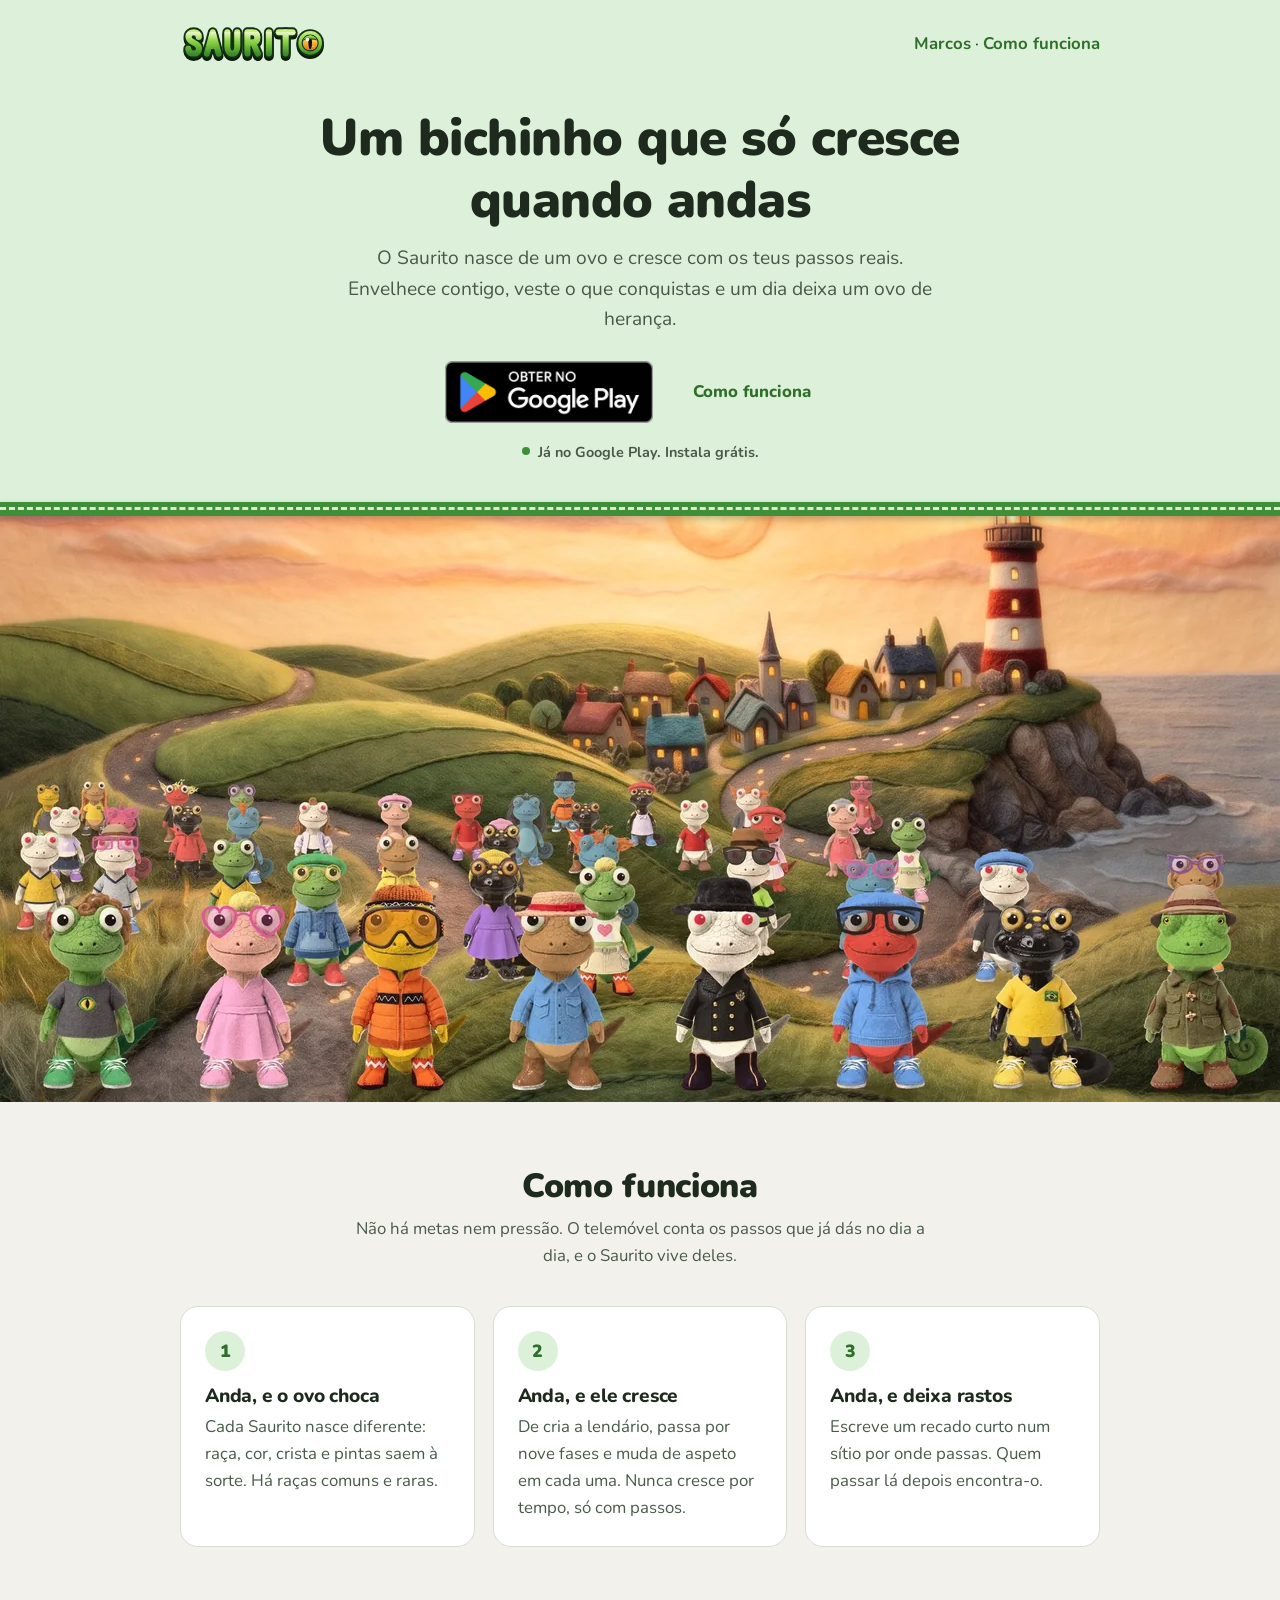
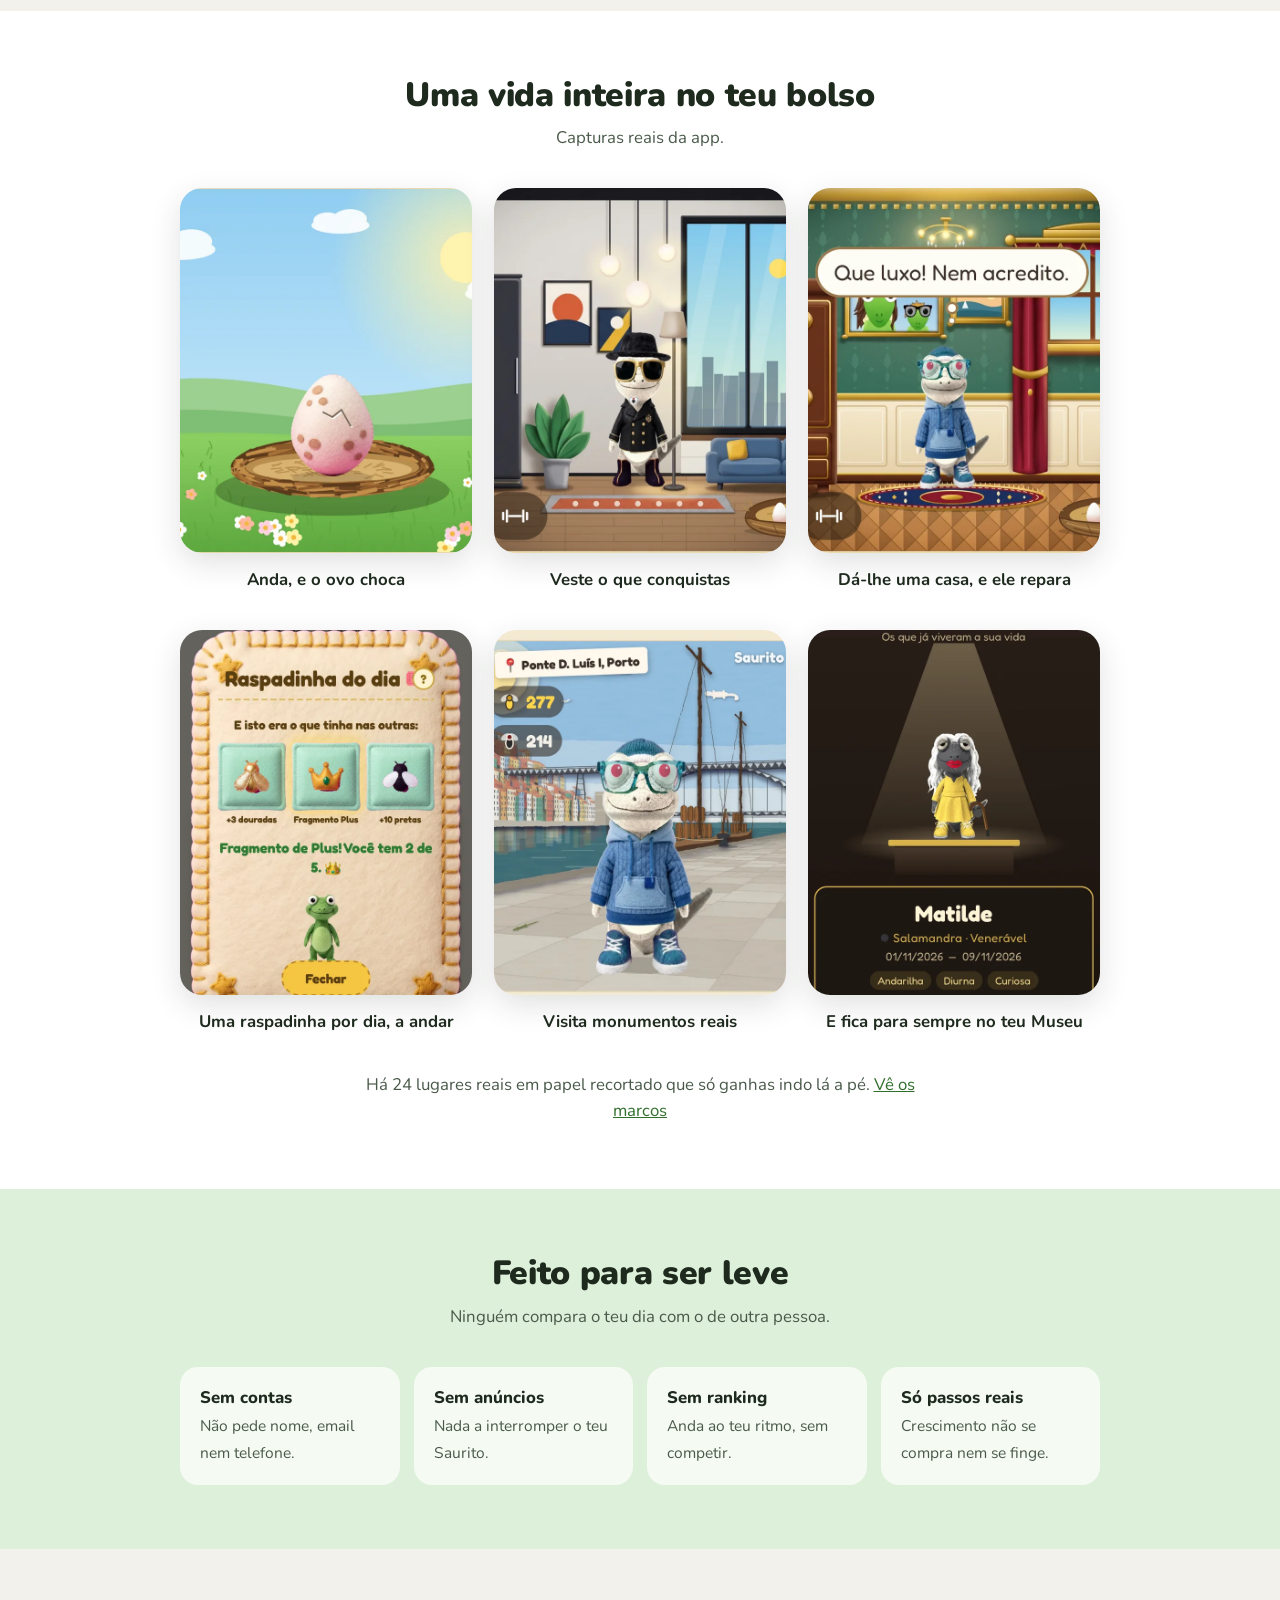
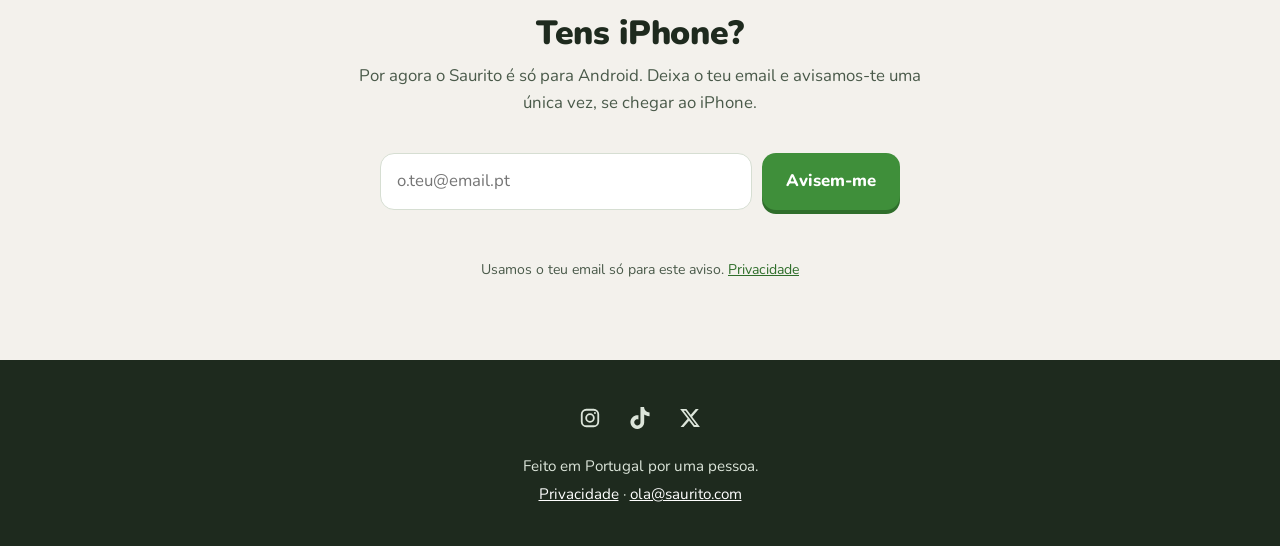
<file: index.html>
<!doctype html>
<html lang="pt-PT">
<head>
<meta charset="utf-8" />
<meta name="viewport" content="width=device-width, initial-scale=1" />
<link rel="canonical" href="https://saurito.com/" />
<link rel="icon" href="/favicon.png" type="image/png" sizes="48x48" />
<link rel="apple-touch-icon" href="/apple-touch-icon.png" />
<title>Saurito: um bichinho que cresce com os teus passos</title>
<meta name="description" content="O Saurito nasce de um ovo e só cresce quando andas. Passos reais, sem contas, sem anúncios e sem ranking. Grátis no Google Play." />
<meta property="og:title" content="Saurito" />
<meta property="og:description" content="Um bichinho que nasce de um ovo e só cresce quando andas." />
<meta property="og:type" content="website" />
<meta property="og:url" content="https://saurito.com/" />
<meta property="og:image" content="https://saurito.com/og.jpg" />
<meta property="og:image:width" content="1200" />
<meta property="og:image:height" content="630" />
<meta property="og:image:alt" content="Sauritos de peluche das oito raças num prado de feltro, com o texto: Um bichinho que só cresce quando andas." />
<meta name="twitter:card" content="summary_large_image" />
<meta name="twitter:image" content="https://saurito.com/og.jpg" />
<script type="application/ld+json">
{
  "@context": "https://schema.org",
  "@type": "Organization",
  "name": "Saurito",
  "url": "https://saurito.com/",
  "logo": "https://saurito.com/icon-512.png",
  "sameAs": [
    "https://www.instagram.com/saurito.app",
    "https://www.tiktok.com/@saurito.app",
    "https://x.com/sauritoapp"
  ]
}
</script>
<link rel="preload" href="/fontes/nunito-latin.woff2" as="font" type="font/woff2" crossorigin />
<link rel="stylesheet" href="/estilo.css" />
<style>
  /* Topo: promessa + botão, com a multidão logo a seguir */
  .topo { background: var(--parede); text-align: center; padding: 8px 0 0; }
  .topo h1 { font-size: clamp(2rem, 5.5vw, 3.2rem); font-weight: 900; margin: 28px auto 12px; max-width: 14em; }
  .topo .sub { font-size: 1.2rem; color: var(--suave); margin: 0 auto 26px; max-width: 32em; }
  .acoes { display: flex; flex-wrap: wrap; gap: 10px 16px; justify-content: center; align-items: center; }
  .estado { display: inline-block; margin: 18px 0 0; font-size: .9rem; font-weight: 700; color: var(--suave); }
  .estado::before { content: ""; display: inline-block; width: 8px; height: 8px; border-radius: 50%; background: var(--destaque); margin-right: 8px; vertical-align: 2px; }
  /* Multidao de peluche: imagem a toda a largura; no telemovel ha um recorte proprio (4 + 4 racas, maiores) */
  .multidao { position: relative; margin: 36px 0 0; background: #E9B98A; }
  .multidao img { display: block; width: 100%; height: auto; }
  /* costura de feltro a separar o topo da imagem */
  .multidao::before {
    content: ""; position: absolute; left: 0; right: 0; top: 0; height: 14px; z-index: 1;
    background: var(--destaque);
    box-shadow: 0 3px 6px rgba(30,42,30,.25);
  }
  .multidao::after {
    content: ""; position: absolute; left: 0; right: 0; top: 5px; z-index: 2;
    border-top: 3px dashed rgba(255,248,230,.85);
  }

  /* Secções */
  section.bloco { padding: 64px 0; }
  .bloco h2 { font-size: clamp(1.6rem, 3.5vw, 2.1rem); font-weight: 900; text-align: center; margin: 0 0 10px; }
  .bloco .intro { text-align: center; color: var(--suave); max-width: 34em; margin: 0 auto 36px; }

  /* Como funciona: três passos, o andar é sempre o verbo */
  .passos { list-style: none; padding: 0; margin: 0; display: grid; gap: 18px; grid-template-columns: repeat(auto-fit, minmax(240px, 1fr)); counter-reset: p; }
  .passos li { background: var(--branco); border: 1px solid var(--borda); border-radius: var(--raio); padding: 24px; counter-increment: p; }
  .passos li::before {
    content: counter(p); display: flex; align-items: center; justify-content: center;
    width: 40px; height: 40px; border-radius: 50%; margin-bottom: 14px;
    background: var(--parede); color: var(--destaque-escuro); font-weight: 900; font-size: 1.1rem;
  }
  .passos h3 { font-size: 1.2rem; font-weight: 800; margin: 0 0 6px; }
  .passos p { margin: 0; color: var(--suave); }


  /* Capturas reais da app */
  .jogo { background: var(--branco); }
    .capturas { list-style: none; padding: 0; margin: 0; display: grid; gap: 22px; grid-template-columns: repeat(3, 1fr); row-gap: 36px; }
  .capturas figure { margin: 0; text-align: center; }
  .capturas img { display: block; width: 100%; height: auto; border-radius: 22px; box-shadow: 0 10px 30px rgba(30,42,30,.14); }
  .capturas figcaption { margin-top: 14px; font-weight: 700; }
  @media (max-width: 720px) {
    /* No telemóvel passam a uma fila que se desliza para o lado */
    .capturas { grid-template-columns: none; grid-auto-flow: column; grid-auto-columns: 72%; overflow-x: auto; scroll-snap-type: x mandatory; padding: 0 20px 12px; margin: 0 -20px; }
    .capturas li { scroll-snap-align: center; }
  }

  /* Promessas: o que o Saurito nunca faz */
  .promessas { background: var(--parede); }
  .lista-promessas { list-style: none; padding: 0; margin: 0; display: grid; gap: 14px; grid-template-columns: repeat(auto-fit, minmax(200px, 1fr)); }
  .lista-promessas li { background: rgba(255,255,255,.7); border-radius: var(--raio); padding: 18px 20px; }
  .lista-promessas b { display: block; font-weight: 800; margin-bottom: 2px; }
  .lista-promessas span { color: var(--suave); font-size: .97rem; }

  /* Aviso por email, para quem não tem Android ou prefere esperar */
  .aviso { text-align: center; }
  .aviso form { display: flex; gap: 10px; flex-wrap: wrap; justify-content: center; max-width: 520px; margin: 0 auto; }
  .aviso input[type=email] {
    flex: 1 1 240px; min-width: 0; padding: 14px 16px; font: inherit;
    border: 1px solid var(--borda); border-radius: 14px; background: var(--branco); color: var(--texto);
  }
  .hp { position: absolute; left: -9999px; }
  #msg { min-height: 1.6em; margin: 14px 0 0; font-weight: 700; }
  #msg.erro { color: #B3261E; }
  .peq { font-size: .88rem; color: var(--suave); margin-top: 8px; }
  .selo-play { display: inline-block; line-height: 0; transition: transform .15s; }
  .selo-play:hover { transform: translateY(-2px); }
  .selo-play img { height: 62px; width: auto; }
</style>
</head>
<body>
<header class="topo">
  <div class="barra">
    <a class="logo" href="/" aria-label="Saurito, página inicial"><img src="/img/saurito-logo.svg" width="545" height="146" alt="Saurito" /></a>
    <nav><a href="/marcos/">Marcos</a> &middot; <a href="#como-funciona">Como funciona</a></nav>
  </div>
  <div class="contentor">
    <h1>Um bichinho que só cresce quando andas</h1>
    <p class="sub">O Saurito nasce de um ovo e cresce com os teus passos reais. Envelhece contigo, veste o que conquistas e um dia deixa um ovo de herança.</p>
    <div class="acoes">
      <a class="selo-play" href="https://play.google.com/store/apps/details?id=com.andreconnan.passos" rel="noopener"><img src="/img/google-play-pt.png" width="478" height="142" alt="Obter no Google Play" /></a>
      <a class="btn btn-secundario" href="#como-funciona">Como funciona</a>
    </div>
    <p class="estado">Já no Google Play. Instala grátis.</p>
  </div>
  <figure class="multidao">
    <picture>
      <source media="(max-width: 640px)" srcset="/img/multidao-telemovel-720.webp 720w, /img/multidao-telemovel.webp 1080w" sizes="100vw" width="1080" height="1000" />
      <img src="/img/multidao-1920.webp" srcset="/img/multidao-1280.webp 1280w, /img/multidao-1920.webp 1920w" sizes="100vw"
           width="1920" height="900" fetchpriority="high"
           alt="Dezenas de Sauritos de peluche, das oito raças, com roupas, chapéus e óculos do jogo, num prado de feltro ao pôr do sol, com uma aldeia e um farol ao fundo." />
    </picture>
  </figure>
</header>

<main>
  <section class="bloco" id="como-funciona" aria-labelledby="cf-t">
    <div class="contentor">
      <h2 id="cf-t">Como funciona</h2>
      <p class="intro">Não há metas nem pressão. O telemóvel conta os passos que já dás no dia a dia, e o Saurito vive deles.</p>
      <ol class="passos">
        <li>
          <h3>Anda, e o ovo choca</h3>
          <p>Cada Saurito nasce diferente: raça, cor, crista e pintas saem à sorte. Há raças comuns e raras.</p>
        </li>
        <li>
          <h3>Anda, e ele cresce</h3>
          <p>De cria a lendário, passa por nove fases e muda de aspeto em cada uma. Nunca cresce por tempo, só com passos.</p>
        </li>
        <li>
          <h3>Anda, e deixa rastos</h3>
          <p>Escreve um recado curto num sítio por onde passas. Quem passar lá depois encontra-o.</p>
        </li>
      </ol>
    </div>
  </section>

  <section class="bloco jogo" aria-labelledby="jg-t">
    <div class="contentor">
      <h2 id="jg-t">Uma vida inteira no teu bolso</h2>
      <p class="intro">Capturas reais da app.</p>
      <ul class="capturas">
        <li><figure><img src="/img/app/ovo-ninho.webp" width="640" height="800" loading="lazy" alt="Um ovo de feltro rosa com pintas, num ninho de palha, num prado com flores, quase a chocar." /><figcaption>Anda, e o ovo choca</figcaption></figure></li>
        <li><figure><img src="/img/app/escama-sala.webp" width="640" height="800" loading="lazy" alt="Um Saurito de peluche branco, de óculos escuros, chapéu e casaco preto da Maison Escama, numa sala moderna." /><figcaption>Veste o que conquistas</figcaption></figure></li>
        <li><figure><img src="/img/app/casa-luxo.webp" width="640" height="800" loading="lazy" alt="Um Saurito de peluche de camisola azul numa casa rica, com um balão a dizer: Que luxo! Nem acredito." /><figcaption>Dá-lhe uma casa, e ele repara</figcaption></figure></li>
        <li><figure><img src="/img/app/raspadinha.webp" width="640" height="800" loading="lazy" alt="A Raspadinha do dia, um cartão de feltro com três casinhas: moscas douradas, um fragmento Plus e moscas pretas." /><figcaption>Uma raspadinha por dia, a andar</figcaption></figure></li>
        <li><figure><img src="/img/app/porto.webp" width="640" height="800" loading="lazy" alt="Um Saurito de peluche de camisola azul e óculos verdes, junto à Ponte D. Luís I, no Porto." /><figcaption>Visita monumentos reais</figcaption></figure></li>
        <li><figure><img src="/img/app/museu.webp" width="640" height="800" loading="lazy" alt="O Museu da app: a Matilde, uma salamandra velhinha de vestido amarelo, num pedestal iluminado." /><figcaption>E fica para sempre no teu Museu</figcaption></figure></li>
      </ul>
      <p class="intro" style="margin:36px auto 0">Há 24 lugares reais em papel recortado que só ganhas indo lá a pé. <a href="/marcos/">Vê os marcos</a></p>
    </div>
  </section>

  <section class="bloco promessas" aria-labelledby="pr-t">
    <div class="contentor">
      <h2 id="pr-t">Feito para ser leve</h2>
      <p class="intro">Ninguém compara o teu dia com o de outra pessoa.</p>
      <ul class="lista-promessas">
        <li><b>Sem contas</b><span>Não pede nome, email nem telefone.</span></li>
        <li><b>Sem anúncios</b><span>Nada a interromper o teu Saurito.</span></li>
        <li><b>Sem ranking</b><span>Anda ao teu ritmo, sem competir.</span></li>
        <li><b>Só passos reais</b><span>Crescimento não se compra nem se finge.</span></li>
      </ul>
    </div>
  </section>

  <section class="bloco aviso" id="aviso" aria-labelledby="av-t">
    <div class="contentor">
      <h2 id="av-t">Tens iPhone?</h2>
      <p class="intro">Por agora o Saurito é só para Android. Deixa o teu email e avisamos-te uma única vez, se chegar ao iPhone.</p>
      <form id="form" novalidate>
        <label for="email" class="so-leitores">O teu email</label>
        <input id="email" type="email" name="email" placeholder="o.teu@email.pt" autocomplete="email" required />
        <input class="hp" type="text" name="site" tabindex="-1" autocomplete="off" aria-hidden="true" />
        <button id="btn" class="btn btn-principal" type="submit">Avisem-me</button>
      </form>
      <p id="msg" role="status" aria-live="polite"></p>
      <p class="peq">Usamos o teu email só para este aviso. <a href="/privacidade/">Privacidade</a></p>
    </div>
  </section>
</main>

<footer class="rodape">
  <ul class="redes">
    <li><a href="https://www.instagram.com/saurito.app" target="_blank" rel="noopener" aria-label="Saurito no Instagram"><svg viewBox="0 0 24 24" width="24" height="24" aria-hidden="true" fill="none" stroke="currentColor" stroke-width="2"><rect x="3" y="3" width="18" height="18" rx="5"/><circle cx="12" cy="12" r="4.2"/><circle cx="17.4" cy="6.6" r="1.1" fill="currentColor" stroke="none"/></svg></a></li>
    <li><a href="https://www.tiktok.com/@saurito.app" target="_blank" rel="noopener" aria-label="Saurito no TikTok"><svg viewBox="0 0 24 24" width="24" height="24" aria-hidden="true" fill="currentColor"><path d="M12.525.02c1.31-.02 2.61-.01 3.91-.02.08 1.53.63 3.09 1.75 4.17 1.12 1.11 2.7 1.62 4.24 1.79v4.03c-1.44-.05-2.89-.35-4.2-.97-.57-.26-1.1-.59-1.62-.93-.01 2.92.01 5.84-.02 8.75-.08 1.4-.54 2.79-1.35 3.94-1.31 1.92-3.58 3.17-5.91 3.21-1.43.08-2.86-.31-4.08-1.03-2.02-1.19-3.44-3.37-3.65-5.71-.02-.5-.03-1-.01-1.49.18-1.9 1.12-3.72 2.58-4.96 1.66-1.44 3.98-2.13 6.15-1.72.02 1.48-.04 2.96-.04 4.44-.99-.32-2.15-.23-3.02.37-.63.41-1.11 1.04-1.36 1.75-.21.51-.15 1.07-.14 1.61.24 1.64 1.82 3.02 3.5 2.87 1.12-.01 2.19-.66 2.77-1.61.19-.33.4-.67.41-1.06.1-1.79.06-3.57.07-5.36.01-4.03-.01-8.05.02-12.07z"/></svg></a></li>
    <li><a href="https://x.com/sauritoapp" target="_blank" rel="noopener" aria-label="Saurito no X"><svg viewBox="0 0 24 24" width="24" height="24" aria-hidden="true" fill="currentColor"><path d="M18.244 2.25h3.308l-7.227 8.26 8.502 11.24H16.17l-5.214-6.817L4.99 21.75H1.68l7.73-8.835L1.254 2.25H8.08l4.713 6.231zm-1.161 17.52h1.833L7.084 4.126H5.117z"/></svg></a></li>
  </ul>
  <p>Feito em Portugal por uma pessoa.</p>
  <p><a href="/privacidade/">Privacidade</a> &middot; <a href="mailto:ola@saurito.com">ola@saurito.com</a></p>
</footer>
<script>
  // Chave publicavel do Supabase: feita para ir no cliente. A seguranca vem das
  // regras da tabela (RLS): so permite INSERT, nunca ler nem alterar emails.
  var URL_API = 'https://iaatdnccjzgxtibimgzm.supabase.co/rest/v1/lista_espera';
  var CHAVE = 'sb_publishable_gCdPa1T4cdYSAYN-0MdzkQ_I0tM_Y40';
  var form = document.getElementById('form');
  var msg = document.getElementById('msg');
  var btn = document.getElementById('btn');
  function dizer(t, erro) { msg.textContent = t; msg.className = erro ? 'erro' : ''; }
  form.addEventListener('submit', function (e) {
    e.preventDefault();
    if (form.site.value) return; // campo-armadilha para robos
    var email = form.email.value.trim().toLowerCase();
    if (!/^[^@\s]+@[^@\s]+\.[^@\s]+$/.test(email) || email.length > 200) {
      dizer('Esse email não parece certo. Experimenta outra vez.', true); return;
    }
    btn.disabled = true; dizer('A guardar…', false);
    fetch(URL_API, {
      method: 'POST',
      headers: { 'Content-Type': 'application/json', apikey: CHAVE, Authorization: 'Bearer ' + CHAVE, Prefer: 'return=minimal' },
      body: JSON.stringify({ email: email })
    }).then(function (r) {
      if (r.ok || r.status === 409) { form.reset(); dizer(r.ok ? 'Feito! Se chegar ao iPhone, avisamos-te. 🦎' : 'Já estás na lista. 🦎', false); }
      else { dizer('Não deu para guardar agora. Tenta daqui a um bocado.', true); }
    }).catch(function () {
      dizer('Sem ligação. Tenta daqui a um bocado.', true);
    }).then(function () { btn.disabled = false; });
  });
</script>
</body>
</html>
</file>
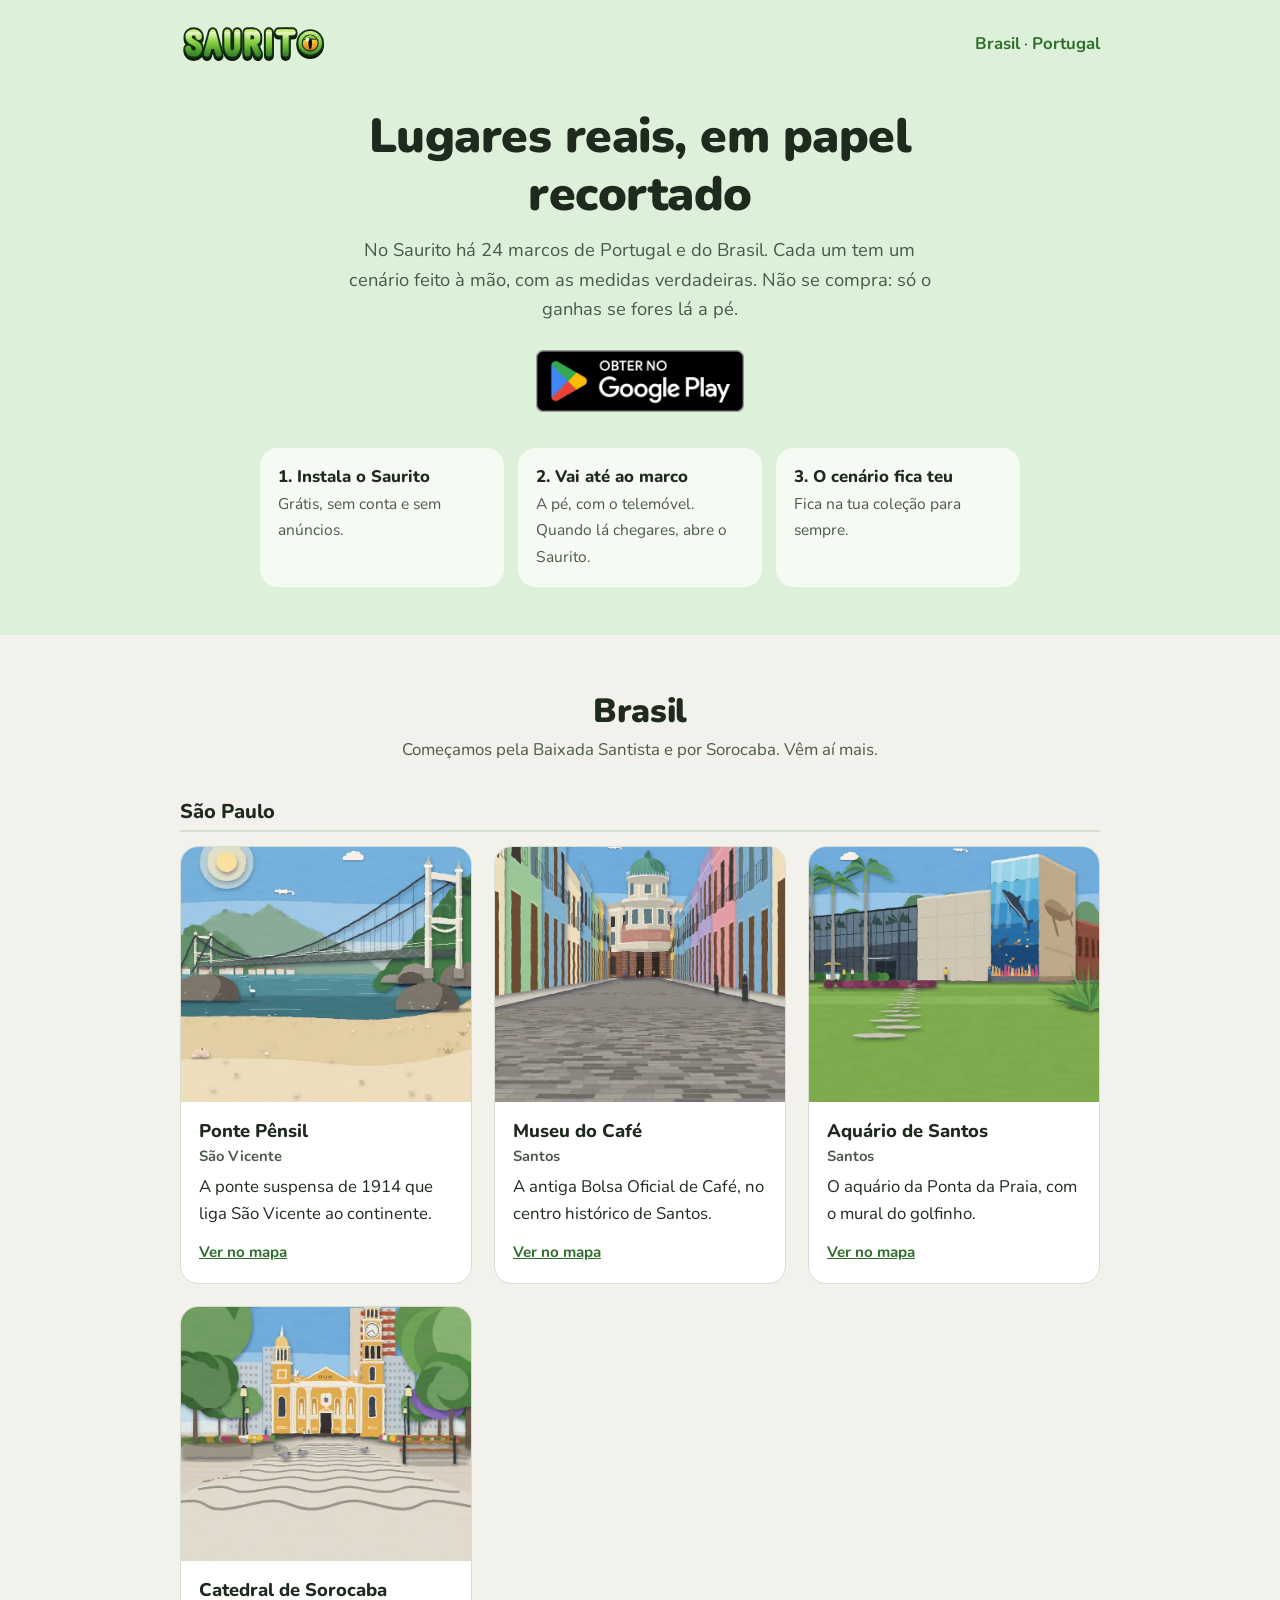
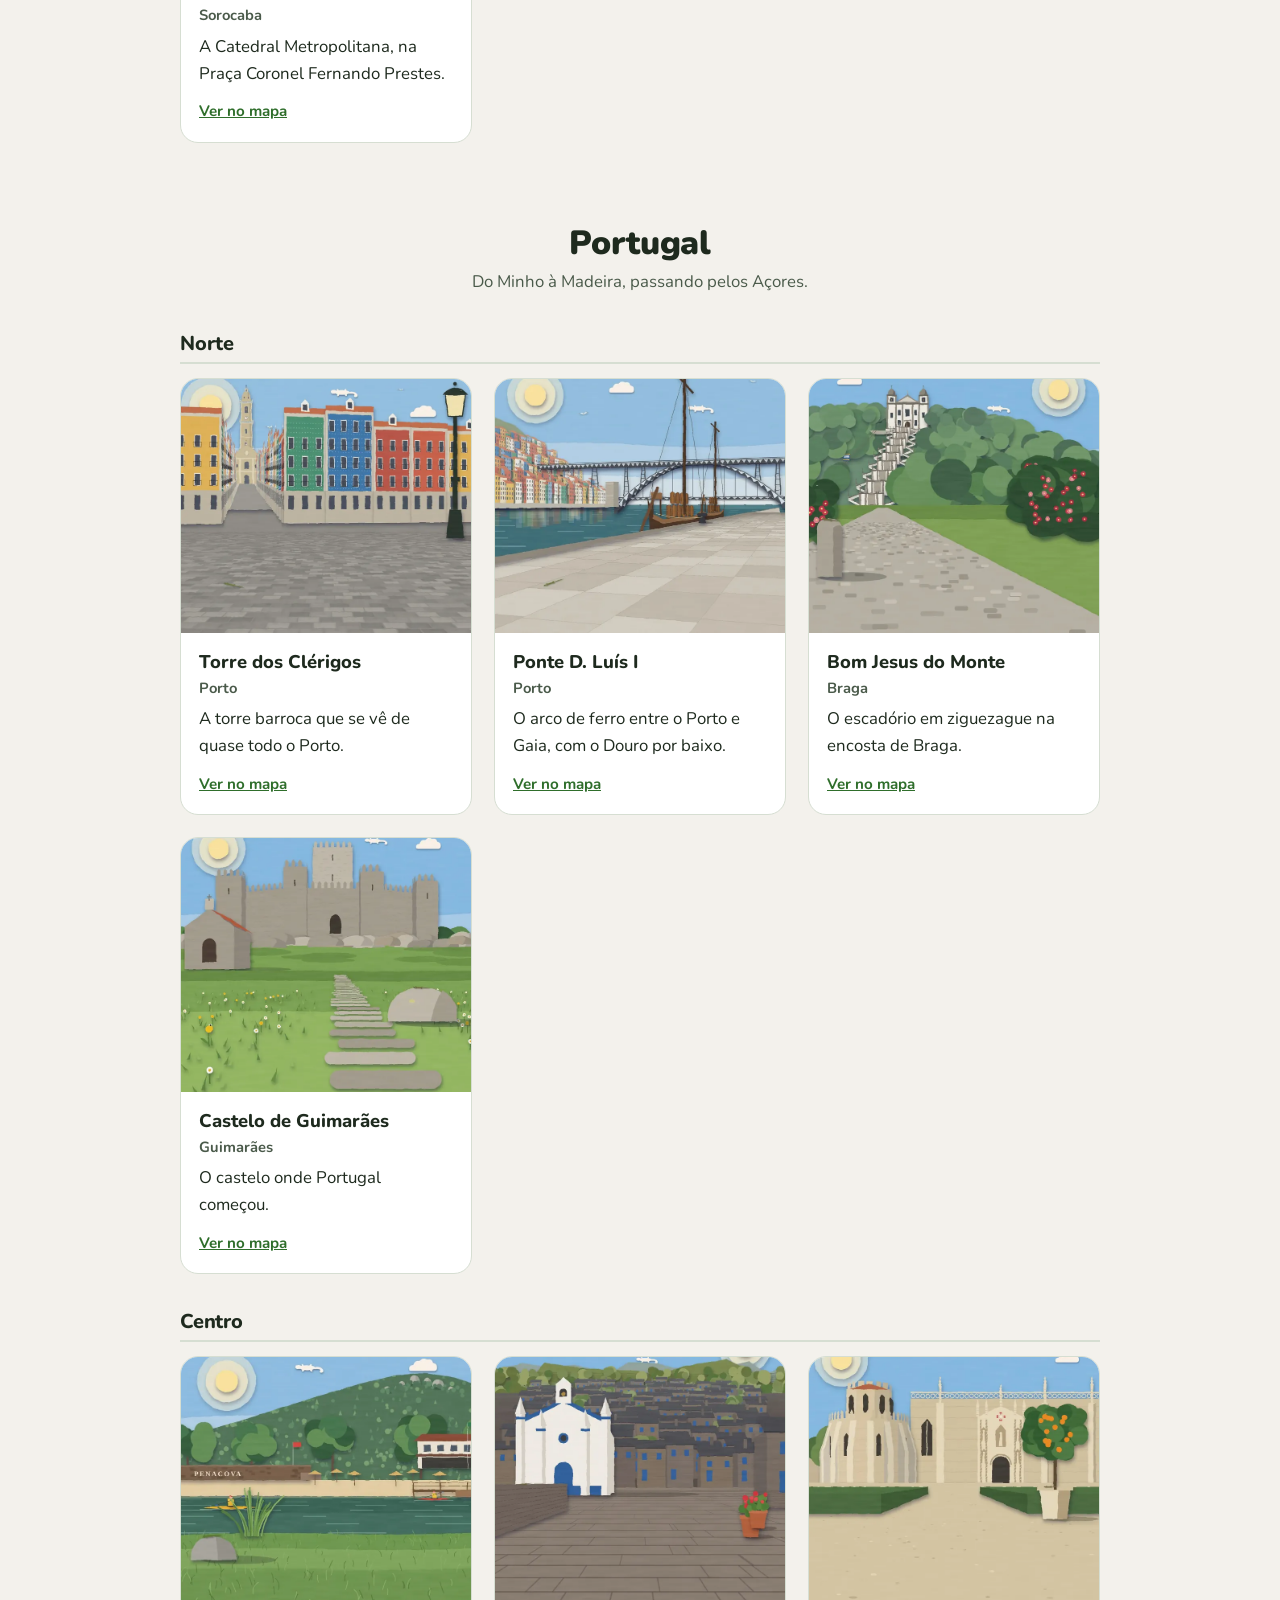
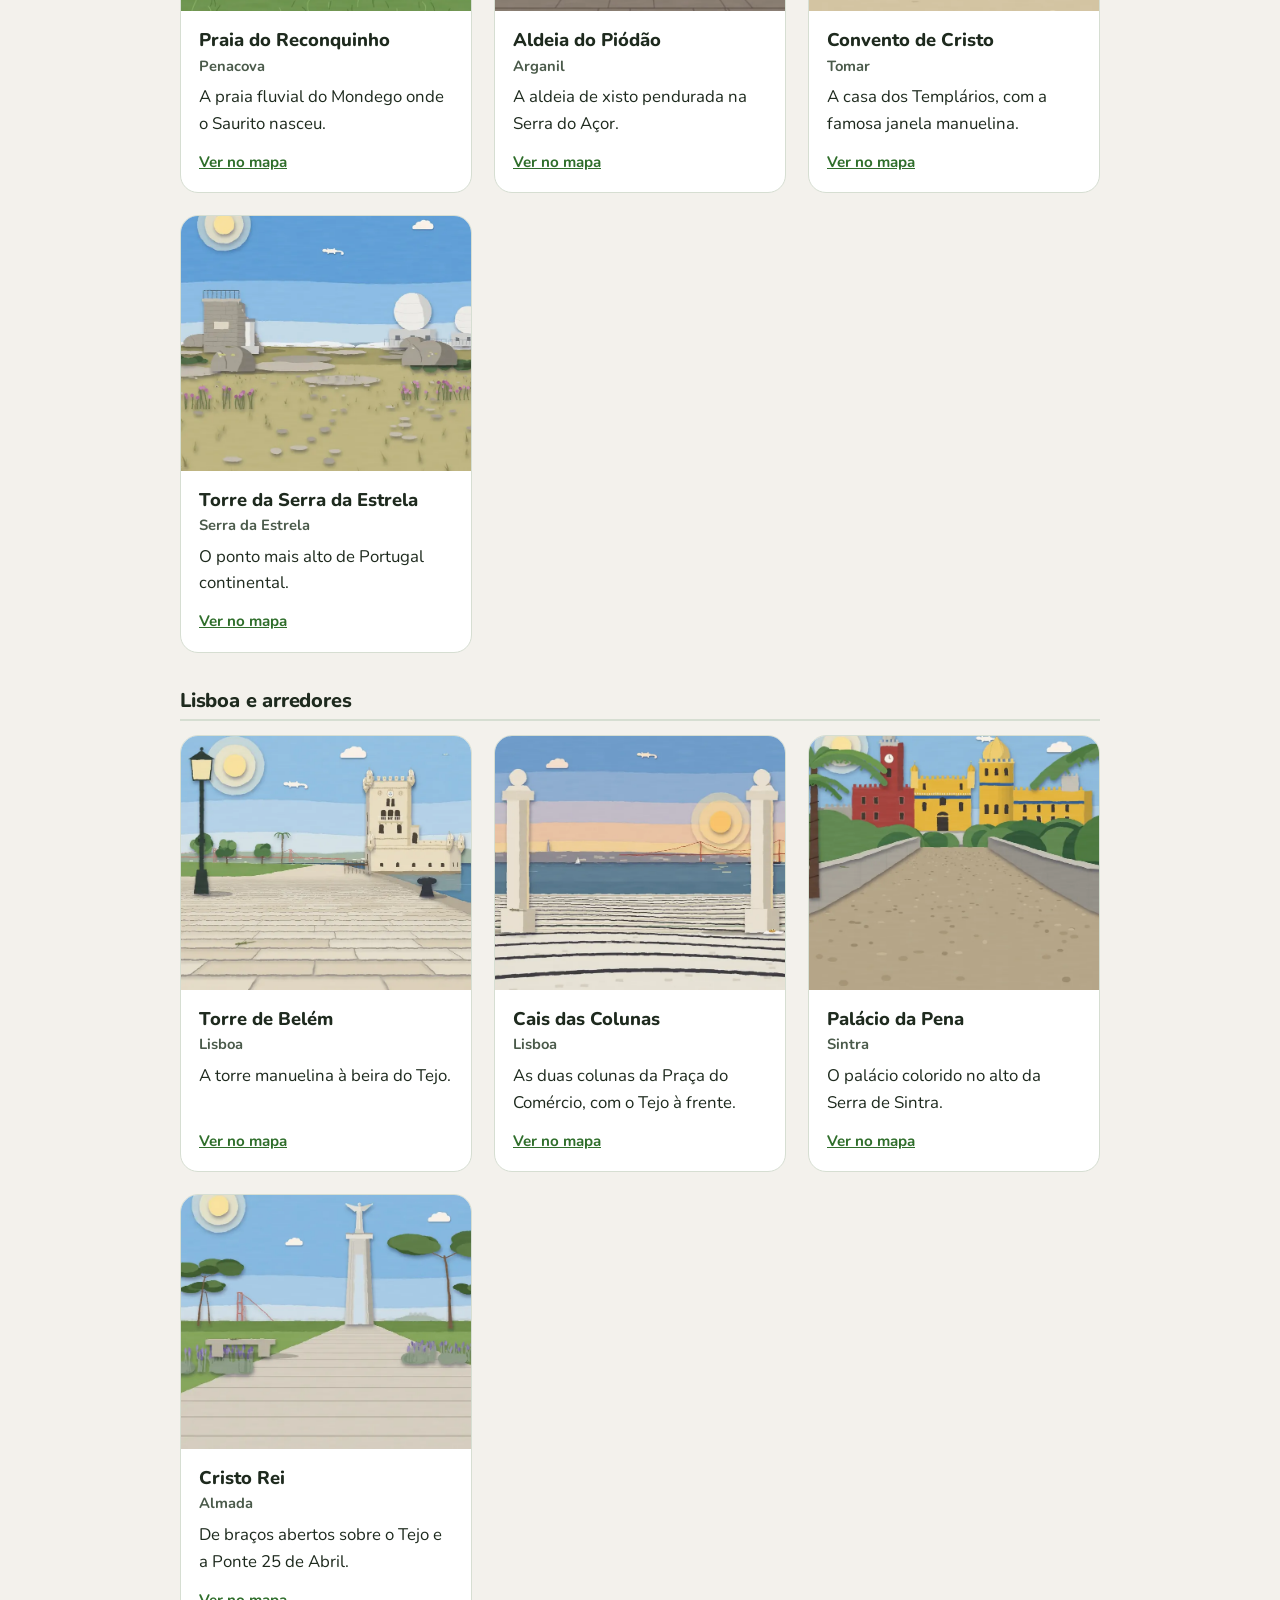
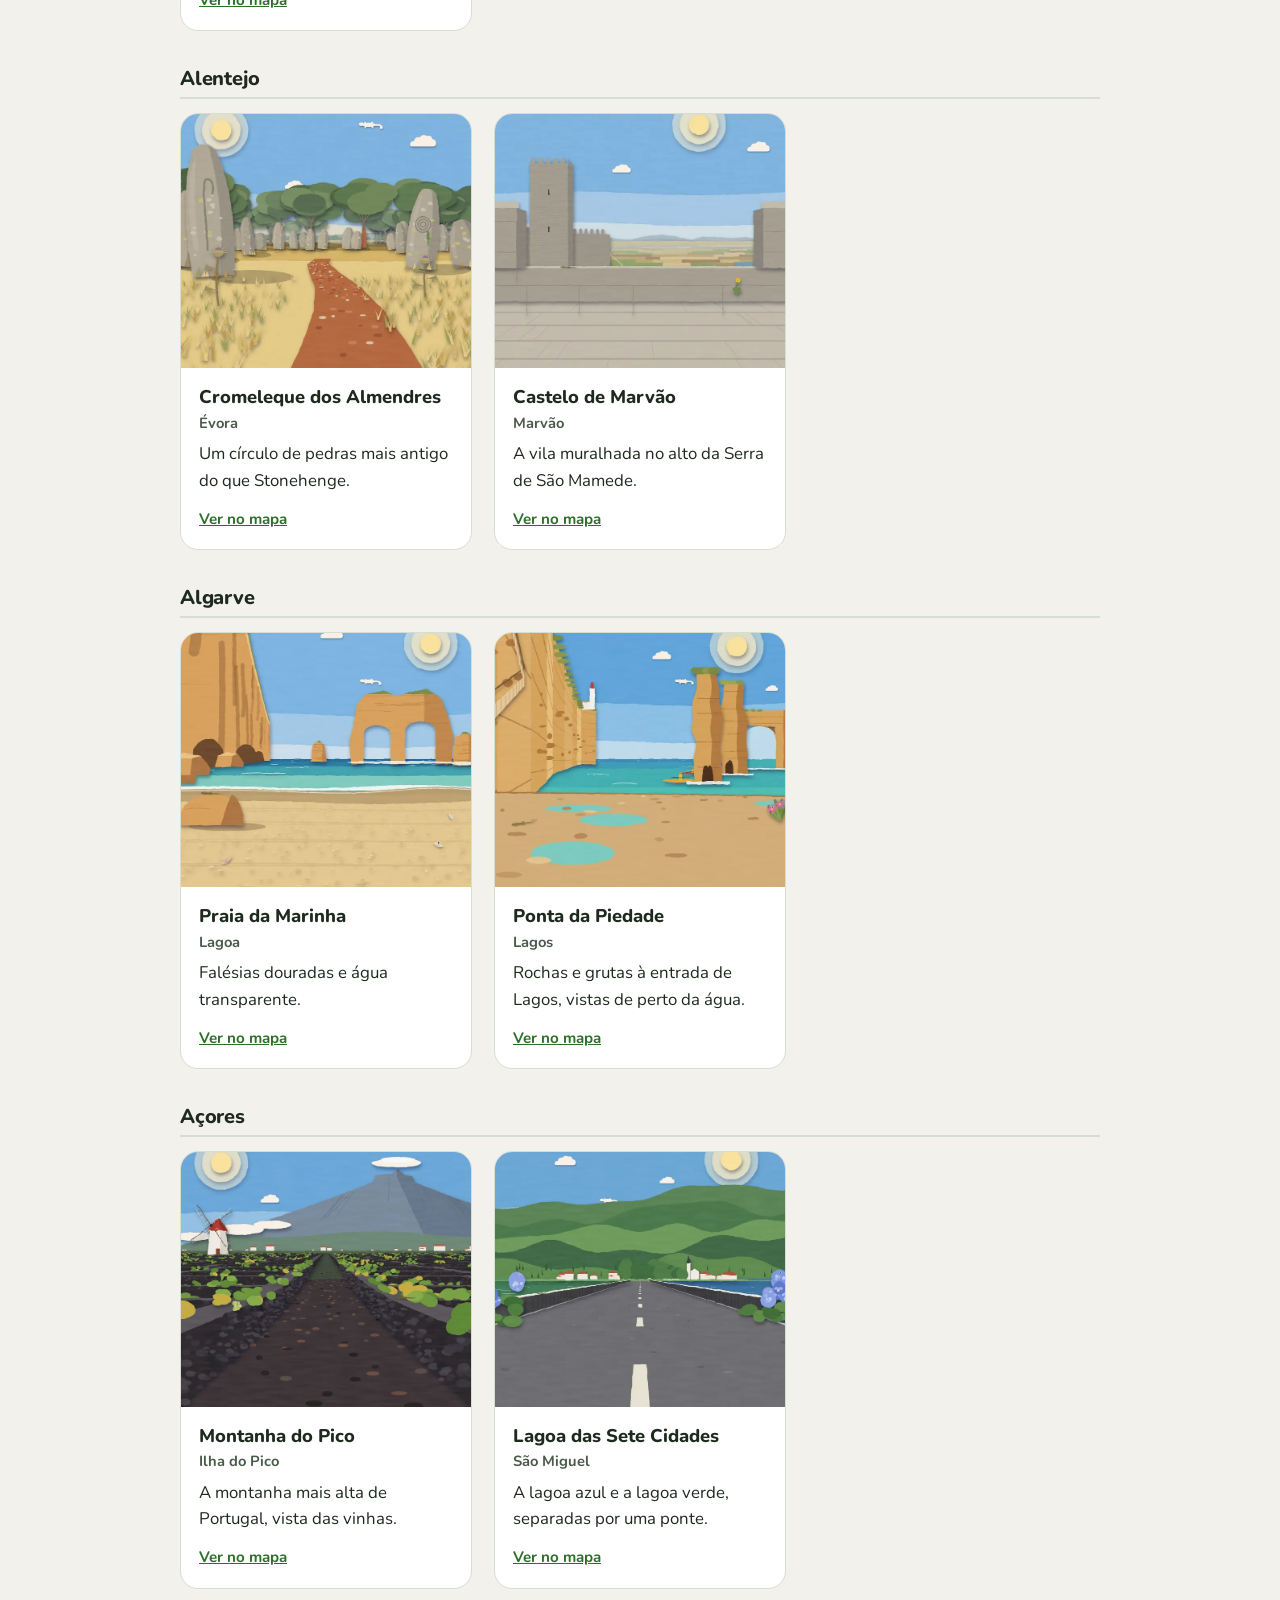
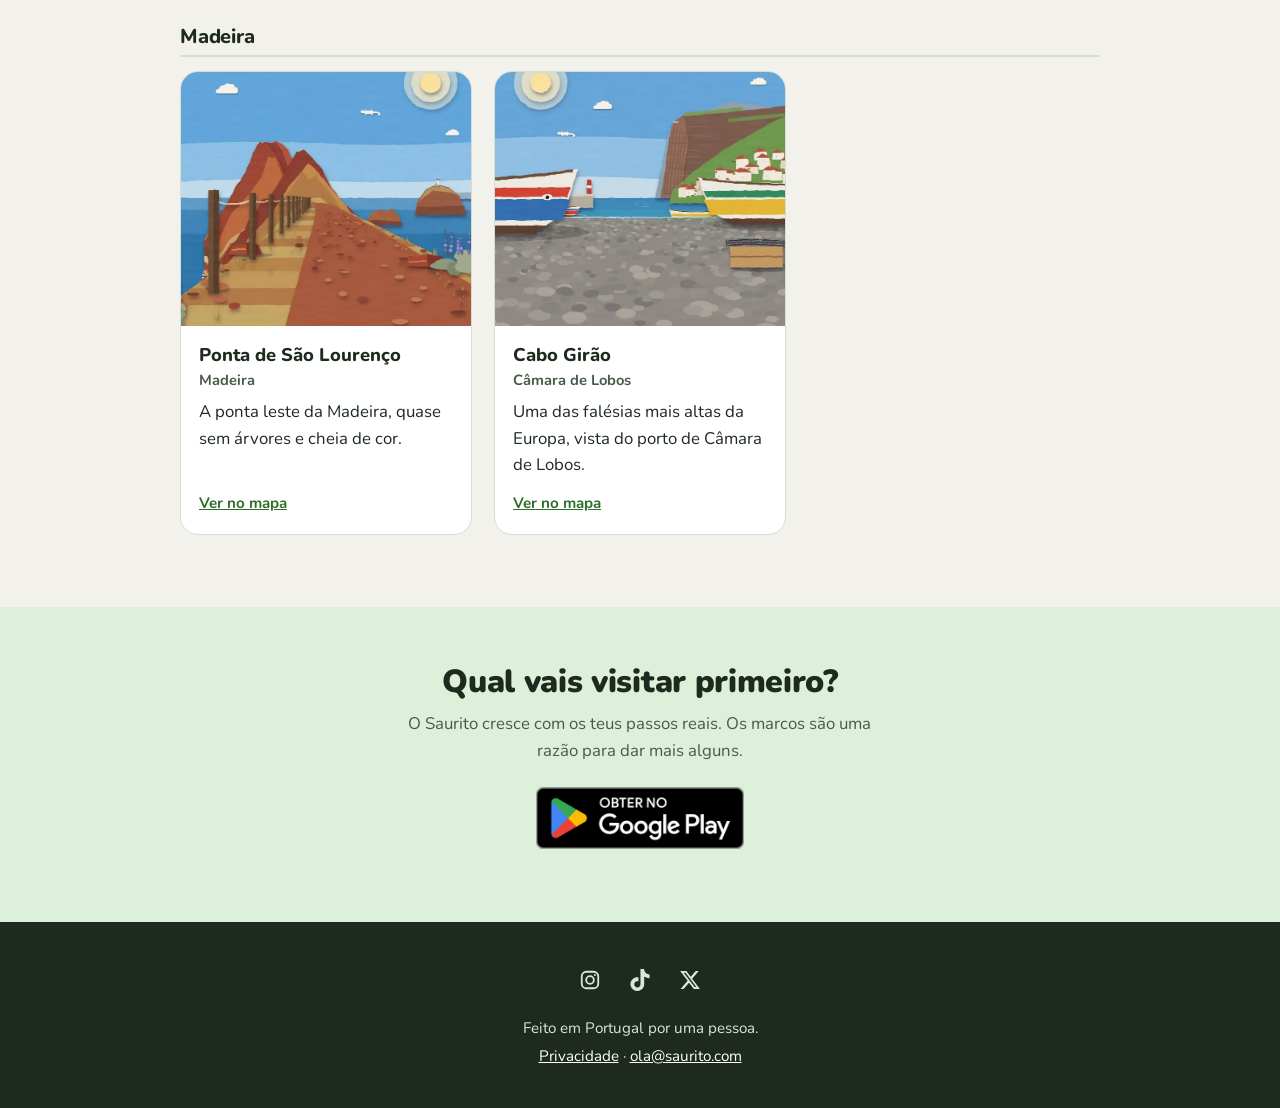
<file: marcos/index.html>
<!doctype html>
<html lang="pt">
<head>
<meta charset="utf-8" />
<meta name="viewport" content="width=device-width, initial-scale=1" />
<link rel="canonical" href="https://saurito.com/marcos/" />
<link rel="icon" href="/favicon.svg" type="image/svg+xml" />
<link rel="apple-touch-icon" href="/icon-512.png" />
<title>Marcos do Saurito: Torre de Belém, Aquário de Santos, Catedral de Sorocaba e mais</title>
<meta name="description" content="24 lugares reais de Portugal e do Brasil em papel recortado. Vai lá a pé com o Saurito e o cenário fica teu para sempre. Grátis no Google Play." />
<meta property="og:title" content="Marcos do Saurito" />
<meta property="og:description" content="Lugares reais em papel recortado. Vai lá a pé e o cenário fica teu." />
<meta property="og:type" content="website" />
<meta property="og:url" content="https://saurito.com/marcos/" />
<meta property="og:image" content="https://saurito.com/img/marcos/og-marcos.jpg" />
<meta property="og:image:width" content="1200" />
<meta property="og:image:height" content="630" />
<meta name="twitter:card" content="summary_large_image" />
<script type="application/ld+json">
{
 "@context": "https://schema.org",
 "@type": "ItemList",
 "name": "Marcos do Saurito",
 "itemListElement": [
  {
   "@type": "ListItem",
   "position": 1,
   "name": "Ponte Pênsil"
  },
  {
   "@type": "ListItem",
   "position": 2,
   "name": "Museu do Café"
  },
  {
   "@type": "ListItem",
   "position": 3,
   "name": "Aquário de Santos"
  },
  {
   "@type": "ListItem",
   "position": 4,
   "name": "Catedral de Sorocaba"
  },
  {
   "@type": "ListItem",
   "position": 5,
   "name": "Torre dos Clérigos"
  },
  {
   "@type": "ListItem",
   "position": 6,
   "name": "Ponte D. Luís I"
  },
  {
   "@type": "ListItem",
   "position": 7,
   "name": "Bom Jesus do Monte"
  },
  {
   "@type": "ListItem",
   "position": 8,
   "name": "Castelo de Guimarães"
  },
  {
   "@type": "ListItem",
   "position": 9,
   "name": "Praia do Reconquinho"
  },
  {
   "@type": "ListItem",
   "position": 10,
   "name": "Aldeia do Piódão"
  },
  {
   "@type": "ListItem",
   "position": 11,
   "name": "Convento de Cristo"
  },
  {
   "@type": "ListItem",
   "position": 12,
   "name": "Torre da Serra da Estrela"
  },
  {
   "@type": "ListItem",
   "position": 13,
   "name": "Torre de Belém"
  },
  {
   "@type": "ListItem",
   "position": 14,
   "name": "Cais das Colunas"
  },
  {
   "@type": "ListItem",
   "position": 15,
   "name": "Palácio da Pena"
  },
  {
   "@type": "ListItem",
   "position": 16,
   "name": "Cristo Rei"
  },
  {
   "@type": "ListItem",
   "position": 17,
   "name": "Cromeleque dos Almendres"
  },
  {
   "@type": "ListItem",
   "position": 18,
   "name": "Castelo de Marvão"
  },
  {
   "@type": "ListItem",
   "position": 19,
   "name": "Praia da Marinha"
  },
  {
   "@type": "ListItem",
   "position": 20,
   "name": "Ponta da Piedade"
  },
  {
   "@type": "ListItem",
   "position": 21,
   "name": "Montanha do Pico"
  },
  {
   "@type": "ListItem",
   "position": 22,
   "name": "Lagoa das Sete Cidades"
  },
  {
   "@type": "ListItem",
   "position": 23,
   "name": "Ponta de São Lourenço"
  },
  {
   "@type": "ListItem",
   "position": 24,
   "name": "Cabo Girão"
  }
 ]
}
</script>
<link rel="preload" href="/fontes/nunito-latin.woff2" as="font" type="font/woff2" crossorigin />
<link rel="stylesheet" href="/estilo.css" />
<style>
  .topo { background: var(--parede); text-align: center; padding: 8px 0 48px; }
  .topo h1 { font-size: clamp(2rem, 5.5vw, 3rem); font-weight: 900; margin: 28px auto 12px; max-width: 15em; }
  .topo .sub { font-size: 1.15rem; color: var(--suave); margin: 0 auto 26px; max-width: 32em; }
  .acoes { display: flex; flex-wrap: wrap; gap: 10px 16px; justify-content: center; align-items: center; }
  .selo-play { display: inline-block; line-height: 0; transition: transform .15s; }
  .selo-play:hover { transform: translateY(-2px); }
  .selo-play img { height: 62px; width: auto; }

  .como { list-style: none; padding: 0; margin: 36px auto 0; max-width: 760px; display: grid; gap: 14px; grid-template-columns: repeat(auto-fit, minmax(200px, 1fr)); text-align: left; }
  .como li { background: rgba(255,255,255,.7); border-radius: var(--raio); padding: 16px 18px; }
  .como b { display: block; font-weight: 800; }
  .como span { color: var(--suave); font-size: .97rem; }

  section.pais { padding: 56px 0 24px; }
  .pais h2 { font-size: clamp(1.6rem, 3.5vw, 2.1rem); font-weight: 900; text-align: center; margin: 0 0 6px; }
  .pais .intro { text-align: center; color: var(--suave); max-width: 34em; margin: 0 auto 12px; }
  .regiao { font-size: 1.25rem; font-weight: 800; margin: 36px 0 14px; padding-bottom: 6px; border-bottom: 2px solid var(--borda); }
  .marcos { list-style: none; padding: 0; margin: 0; display: grid; gap: 22px; grid-template-columns: repeat(auto-fill, minmax(260px, 1fr)); }
  .marco { background: var(--branco); border: 1px solid var(--borda); border-radius: var(--raio); overflow: hidden; display: flex; flex-direction: column; }
  .marco img { display: block; width: 100%; height: auto; aspect-ratio: 720 / 631; object-fit: cover; }
  .marco .txt { padding: 14px 18px 18px; display: flex; flex-direction: column; flex: 1; }
  .marco h4 { font-size: 1.15rem; font-weight: 800; margin: 0; }
  .marco .cidade { margin: 0 0 6px; color: var(--suave); font-weight: 700; font-size: .92rem; }
  .marco p { margin: 0 0 12px; }
  .ver-mapa { margin-top: auto; font-weight: 700; font-size: .95rem; }
  .final { text-align: center; padding: 56px 0 64px; background: var(--parede); margin-top: 48px; }
  .final h2 { font-size: clamp(1.5rem, 3.2vw, 2rem); font-weight: 900; margin: 0 0 10px; }
  .final p { color: var(--suave); margin: 0 auto 22px; max-width: 30em; }
</style>
</head>
<body>
<header class="topo">
  <div class="barra">
    <a class="logo" href="/" aria-label="Saurito, página inicial"><img src="/img/saurito-logo.svg" width="545" height="146" alt="Saurito" /></a>
    <nav><a href="#brasil">Brasil</a> &middot; <a href="#portugal">Portugal</a></nav>
  </div>
  <div class="contentor">
    <h1>Lugares reais, em papel recortado</h1>
    <p class="sub">No Saurito há 24 marcos de Portugal e do Brasil. Cada um tem um cenário feito à mão, com as medidas verdadeiras. Não se compra: só o ganhas se fores lá a pé.</p>
    <div class="acoes">
      <a class="selo-play" href="https://play.google.com/store/apps/details?id=com.andreconnan.passos&amp;referrer=utm_source%3Dsite%26utm_campaign%3Dmarcos" rel="noopener"><img src="/img/google-play-pt.png" width="478" height="142" alt="Obter no Google Play" /></a>
    </div>
    <ul class="como">
      <li><b>1. Instala o Saurito</b><span>Grátis, sem conta e sem anúncios.</span></li>
      <li><b>2. Vai até ao marco</b><span>A pé, com o telemóvel. Quando lá chegares, abre o Saurito.</span></li>
      <li><b>3. O cenário fica teu</b><span>Fica na tua coleção para sempre.</span></li>
    </ul>
  </div>
</header>

<main>
  <section class="pais" id="brasil" aria-labelledby="br-t">
    <div class="contentor">
      <h2 id="br-t">Brasil</h2>
      <p class="intro">Começamos pela Baixada Santista e por Sorocaba. Vêm aí mais.</p>
      <h3 class="regiao">São Paulo</h3>
      <ul class="marcos">
        <li class="marco">
          <img src="/img/marcos/ponte-pensil.webp" width="720" height="631" loading="lazy" alt="Cenário de papel recortado do Saurito: Ponte Pênsil, São Vicente." />
          <div class="txt">
            <h4>Ponte Pênsil</h4>
            <p class="cidade">São Vicente</p>
            <p>A ponte suspensa de 1914 que liga São Vicente ao continente.</p>
            <a class="ver-mapa" href="https://www.google.com/maps/search/?api=1&query=-23.9752%2C-46.3888" target="_blank" rel="noopener">Ver no mapa</a>
          </div>
        </li>
        <li class="marco">
          <img src="/img/marcos/museu-cafe.webp" width="720" height="631" loading="lazy" alt="Cenário de papel recortado do Saurito: Museu do Café, Santos." />
          <div class="txt">
            <h4>Museu do Café</h4>
            <p class="cidade">Santos</p>
            <p>A antiga Bolsa Oficial de Café, no centro histórico de Santos.</p>
            <a class="ver-mapa" href="https://www.google.com/maps/search/?api=1&query=-23.93258%2C-46.33024" target="_blank" rel="noopener">Ver no mapa</a>
          </div>
        </li>
        <li class="marco">
          <img src="/img/marcos/aquario-santos.webp" width="720" height="631" loading="lazy" alt="Cenário de papel recortado do Saurito: Aquário de Santos, Santos." />
          <div class="txt">
            <h4>Aquário de Santos</h4>
            <p class="cidade">Santos</p>
            <p>O aquário da Ponta da Praia, com o mural do golfinho.</p>
            <a class="ver-mapa" href="https://www.google.com/maps/search/?api=1&query=-23.98615%2C-46.30814" target="_blank" rel="noopener">Ver no mapa</a>
          </div>
        </li>
        <li class="marco">
          <img src="/img/marcos/catedral-sorocaba.webp" width="720" height="631" loading="lazy" alt="Cenário de papel recortado do Saurito: Catedral de Sorocaba, Sorocaba." />
          <div class="txt">
            <h4>Catedral de Sorocaba</h4>
            <p class="cidade">Sorocaba</p>
            <p>A Catedral Metropolitana, na Praça Coronel Fernando Prestes.</p>
            <a class="ver-mapa" href="https://www.google.com/maps/search/?api=1&query=-23.50028%2C-47.45861" target="_blank" rel="noopener">Ver no mapa</a>
          </div>
        </li>
      </ul>
    </div>
  </section>

  <section class="pais" id="portugal" aria-labelledby="pt-t">
    <div class="contentor">
      <h2 id="pt-t">Portugal</h2>
      <p class="intro">Do Minho à Madeira, passando pelos Açores.</p>
      <h3 class="regiao">Norte</h3>
      <ul class="marcos">
        <li class="marco">
          <img src="/img/marcos/clerigos.webp" width="720" height="631" loading="lazy" alt="Cenário de papel recortado do Saurito: Torre dos Clérigos, Porto." />
          <div class="txt">
            <h4>Torre dos Clérigos</h4>
            <p class="cidade">Porto</p>
            <p>A torre barroca que se vê de quase todo o Porto.</p>
            <a class="ver-mapa" href="https://www.google.com/maps/search/?api=1&query=Torre+dos+Cl%C3%A9rigos%2C+Porto" target="_blank" rel="noopener">Ver no mapa</a>
          </div>
        </li>
        <li class="marco">
          <img src="/img/marcos/ponte-luis.webp" width="720" height="631" loading="lazy" alt="Cenário de papel recortado do Saurito: Ponte D. Luís I, Porto." />
          <div class="txt">
            <h4>Ponte D. Luís I</h4>
            <p class="cidade">Porto</p>
            <p>O arco de ferro entre o Porto e Gaia, com o Douro por baixo.</p>
            <a class="ver-mapa" href="https://www.google.com/maps/search/?api=1&query=Ponte+Lu%C3%ADs+I%2C+Porto" target="_blank" rel="noopener">Ver no mapa</a>
          </div>
        </li>
        <li class="marco">
          <img src="/img/marcos/bom-jesus.webp" width="720" height="631" loading="lazy" alt="Cenário de papel recortado do Saurito: Bom Jesus do Monte, Braga." />
          <div class="txt">
            <h4>Bom Jesus do Monte</h4>
            <p class="cidade">Braga</p>
            <p>O escadório em ziguezague na encosta de Braga.</p>
            <a class="ver-mapa" href="https://www.google.com/maps/search/?api=1&query=Bom+Jesus+do+Monte%2C+Braga" target="_blank" rel="noopener">Ver no mapa</a>
          </div>
        </li>
        <li class="marco">
          <img src="/img/marcos/guimaraes.webp" width="720" height="631" loading="lazy" alt="Cenário de papel recortado do Saurito: Castelo de Guimarães, Guimarães." />
          <div class="txt">
            <h4>Castelo de Guimarães</h4>
            <p class="cidade">Guimarães</p>
            <p>O castelo onde Portugal começou.</p>
            <a class="ver-mapa" href="https://www.google.com/maps/search/?api=1&query=Castelo+de+Guimar%C3%A3es" target="_blank" rel="noopener">Ver no mapa</a>
          </div>
        </li>
      </ul>
      <h3 class="regiao">Centro</h3>
      <ul class="marcos">
        <li class="marco">
          <img src="/img/marcos/reconquinho.webp" width="720" height="631" loading="lazy" alt="Cenário de papel recortado do Saurito: Praia do Reconquinho, Penacova." />
          <div class="txt">
            <h4>Praia do Reconquinho</h4>
            <p class="cidade">Penacova</p>
            <p>A praia fluvial do Mondego onde o Saurito nasceu.</p>
            <a class="ver-mapa" href="https://www.google.com/maps/search/?api=1&query=Praia+Fluvial+do+Reconquinho%2C+Penacova" target="_blank" rel="noopener">Ver no mapa</a>
          </div>
        </li>
        <li class="marco">
          <img src="/img/marcos/piodao.webp" width="720" height="631" loading="lazy" alt="Cenário de papel recortado do Saurito: Aldeia do Piódão, Arganil." />
          <div class="txt">
            <h4>Aldeia do Piódão</h4>
            <p class="cidade">Arganil</p>
            <p>A aldeia de xisto pendurada na Serra do Açor.</p>
            <a class="ver-mapa" href="https://www.google.com/maps/search/?api=1&query=Pi%C3%B3d%C3%A3o" target="_blank" rel="noopener">Ver no mapa</a>
          </div>
        </li>
        <li class="marco">
          <img src="/img/marcos/convento-cristo.webp" width="720" height="631" loading="lazy" alt="Cenário de papel recortado do Saurito: Convento de Cristo, Tomar." />
          <div class="txt">
            <h4>Convento de Cristo</h4>
            <p class="cidade">Tomar</p>
            <p>A casa dos Templários, com a famosa janela manuelina.</p>
            <a class="ver-mapa" href="https://www.google.com/maps/search/?api=1&query=Convento+de+Cristo%2C+Tomar" target="_blank" rel="noopener">Ver no mapa</a>
          </div>
        </li>
        <li class="marco">
          <img src="/img/marcos/estrela.webp" width="720" height="631" loading="lazy" alt="Cenário de papel recortado do Saurito: Torre da Serra da Estrela, Serra da Estrela." />
          <div class="txt">
            <h4>Torre da Serra da Estrela</h4>
            <p class="cidade">Serra da Estrela</p>
            <p>O ponto mais alto de Portugal continental.</p>
            <a class="ver-mapa" href="https://www.google.com/maps/search/?api=1&query=Torre%2C+Serra+da+Estrela" target="_blank" rel="noopener">Ver no mapa</a>
          </div>
        </li>
      </ul>
      <h3 class="regiao">Lisboa e arredores</h3>
      <ul class="marcos">
        <li class="marco">
          <img src="/img/marcos/belem.webp" width="720" height="631" loading="lazy" alt="Cenário de papel recortado do Saurito: Torre de Belém, Lisboa." />
          <div class="txt">
            <h4>Torre de Belém</h4>
            <p class="cidade">Lisboa</p>
            <p>A torre manuelina à beira do Tejo.</p>
            <a class="ver-mapa" href="https://www.google.com/maps/search/?api=1&query=Torre+de+Bel%C3%A9m%2C+Lisboa" target="_blank" rel="noopener">Ver no mapa</a>
          </div>
        </li>
        <li class="marco">
          <img src="/img/marcos/cais-colunas.webp" width="720" height="631" loading="lazy" alt="Cenário de papel recortado do Saurito: Cais das Colunas, Lisboa." />
          <div class="txt">
            <h4>Cais das Colunas</h4>
            <p class="cidade">Lisboa</p>
            <p>As duas colunas da Praça do Comércio, com o Tejo à frente.</p>
            <a class="ver-mapa" href="https://www.google.com/maps/search/?api=1&query=Cais+das+Colunas%2C+Lisboa" target="_blank" rel="noopener">Ver no mapa</a>
          </div>
        </li>
        <li class="marco">
          <img src="/img/marcos/pena.webp" width="720" height="631" loading="lazy" alt="Cenário de papel recortado do Saurito: Palácio da Pena, Sintra." />
          <div class="txt">
            <h4>Palácio da Pena</h4>
            <p class="cidade">Sintra</p>
            <p>O palácio colorido no alto da Serra de Sintra.</p>
            <a class="ver-mapa" href="https://www.google.com/maps/search/?api=1&query=Pal%C3%A1cio+da+Pena%2C+Sintra" target="_blank" rel="noopener">Ver no mapa</a>
          </div>
        </li>
        <li class="marco">
          <img src="/img/marcos/cristo-rei.webp" width="720" height="631" loading="lazy" alt="Cenário de papel recortado do Saurito: Cristo Rei, Almada." />
          <div class="txt">
            <h4>Cristo Rei</h4>
            <p class="cidade">Almada</p>
            <p>De braços abertos sobre o Tejo e a Ponte 25 de Abril.</p>
            <a class="ver-mapa" href="https://www.google.com/maps/search/?api=1&query=Santu%C3%A1rio+de+Cristo+Rei%2C+Almada" target="_blank" rel="noopener">Ver no mapa</a>
          </div>
        </li>
      </ul>
      <h3 class="regiao">Alentejo</h3>
      <ul class="marcos">
        <li class="marco">
          <img src="/img/marcos/cromeleque.webp" width="720" height="631" loading="lazy" alt="Cenário de papel recortado do Saurito: Cromeleque dos Almendres, Évora." />
          <div class="txt">
            <h4>Cromeleque dos Almendres</h4>
            <p class="cidade">Évora</p>
            <p>Um círculo de pedras mais antigo do que Stonehenge.</p>
            <a class="ver-mapa" href="https://www.google.com/maps/search/?api=1&query=Cromeleque+dos+Almendres" target="_blank" rel="noopener">Ver no mapa</a>
          </div>
        </li>
        <li class="marco">
          <img src="/img/marcos/marvao.webp" width="720" height="631" loading="lazy" alt="Cenário de papel recortado do Saurito: Castelo de Marvão, Marvão." />
          <div class="txt">
            <h4>Castelo de Marvão</h4>
            <p class="cidade">Marvão</p>
            <p>A vila muralhada no alto da Serra de São Mamede.</p>
            <a class="ver-mapa" href="https://www.google.com/maps/search/?api=1&query=Castelo+de+Marv%C3%A3o" target="_blank" rel="noopener">Ver no mapa</a>
          </div>
        </li>
      </ul>
      <h3 class="regiao">Algarve</h3>
      <ul class="marcos">
        <li class="marco">
          <img src="/img/marcos/marinha.webp" width="720" height="631" loading="lazy" alt="Cenário de papel recortado do Saurito: Praia da Marinha, Lagoa." />
          <div class="txt">
            <h4>Praia da Marinha</h4>
            <p class="cidade">Lagoa</p>
            <p>Falésias douradas e água transparente.</p>
            <a class="ver-mapa" href="https://www.google.com/maps/search/?api=1&query=Praia+da+Marinha%2C+Lagoa" target="_blank" rel="noopener">Ver no mapa</a>
          </div>
        </li>
        <li class="marco">
          <img src="/img/marcos/piedade.webp" width="720" height="631" loading="lazy" alt="Cenário de papel recortado do Saurito: Ponta da Piedade, Lagos." />
          <div class="txt">
            <h4>Ponta da Piedade</h4>
            <p class="cidade">Lagos</p>
            <p>Rochas e grutas à entrada de Lagos, vistas de perto da água.</p>
            <a class="ver-mapa" href="https://www.google.com/maps/search/?api=1&query=Ponta+da+Piedade%2C+Lagos" target="_blank" rel="noopener">Ver no mapa</a>
          </div>
        </li>
      </ul>
      <h3 class="regiao">Açores</h3>
      <ul class="marcos">
        <li class="marco">
          <img src="/img/marcos/pico.webp" width="720" height="631" loading="lazy" alt="Cenário de papel recortado do Saurito: Montanha do Pico, Ilha do Pico." />
          <div class="txt">
            <h4>Montanha do Pico</h4>
            <p class="cidade">Ilha do Pico</p>
            <p>A montanha mais alta de Portugal, vista das vinhas.</p>
            <a class="ver-mapa" href="https://www.google.com/maps/search/?api=1&query=Montanha+do+Pico%2C+A%C3%A7ores" target="_blank" rel="noopener">Ver no mapa</a>
          </div>
        </li>
        <li class="marco">
          <img src="/img/marcos/sete-cidades.webp" width="720" height="631" loading="lazy" alt="Cenário de papel recortado do Saurito: Lagoa das Sete Cidades, São Miguel." />
          <div class="txt">
            <h4>Lagoa das Sete Cidades</h4>
            <p class="cidade">São Miguel</p>
            <p>A lagoa azul e a lagoa verde, separadas por uma ponte.</p>
            <a class="ver-mapa" href="https://www.google.com/maps/search/?api=1&query=Lagoa+das+Sete+Cidades" target="_blank" rel="noopener">Ver no mapa</a>
          </div>
        </li>
      </ul>
      <h3 class="regiao">Madeira</h3>
      <ul class="marcos">
        <li class="marco">
          <img src="/img/marcos/lourenco.webp" width="720" height="631" loading="lazy" alt="Cenário de papel recortado do Saurito: Ponta de São Lourenço, Madeira." />
          <div class="txt">
            <h4>Ponta de São Lourenço</h4>
            <p class="cidade">Madeira</p>
            <p>A ponta leste da Madeira, quase sem árvores e cheia de cor.</p>
            <a class="ver-mapa" href="https://www.google.com/maps/search/?api=1&query=Ponta+de+S%C3%A3o+Louren%C3%A7o%2C+Madeira" target="_blank" rel="noopener">Ver no mapa</a>
          </div>
        </li>
        <li class="marco">
          <img src="/img/marcos/girao.webp" width="720" height="631" loading="lazy" alt="Cenário de papel recortado do Saurito: Cabo Girão, Câmara de Lobos." />
          <div class="txt">
            <h4>Cabo Girão</h4>
            <p class="cidade">Câmara de Lobos</p>
            <p>Uma das falésias mais altas da Europa, vista do porto de Câmara de Lobos.</p>
            <a class="ver-mapa" href="https://www.google.com/maps/search/?api=1&query=Cabo+Gir%C3%A3o" target="_blank" rel="noopener">Ver no mapa</a>
          </div>
        </li>
      </ul>
    </div>
  </section>

  <section class="final" aria-labelledby="fi-t">
    <div class="contentor">
      <h2 id="fi-t">Qual vais visitar primeiro?</h2>
      <p>O Saurito cresce com os teus passos reais. Os marcos são uma razão para dar mais alguns.</p>
      <a class="selo-play" href="https://play.google.com/store/apps/details?id=com.andreconnan.passos&amp;referrer=utm_source%3Dsite%26utm_campaign%3Dmarcos" rel="noopener"><img src="/img/google-play-pt.png" width="478" height="142" alt="Obter no Google Play" /></a>
    </div>
  </section>
</main>

<footer class="rodape">
  <ul class="redes">
    <li><a href="https://www.instagram.com/saurito.app" target="_blank" rel="noopener" aria-label="Saurito no Instagram"><svg viewBox="0 0 24 24" width="24" height="24" aria-hidden="true" fill="none" stroke="currentColor" stroke-width="2"><rect x="3" y="3" width="18" height="18" rx="5"/><circle cx="12" cy="12" r="4.2"/><circle cx="17.4" cy="6.6" r="1.1" fill="currentColor" stroke="none"/></svg></a></li>
    <li><a href="https://www.tiktok.com/@saurito.app" target="_blank" rel="noopener" aria-label="Saurito no TikTok"><svg viewBox="0 0 24 24" width="24" height="24" aria-hidden="true" fill="currentColor"><path d="M12.525.02c1.31-.02 2.61-.01 3.91-.02.08 1.53.63 3.09 1.75 4.17 1.12 1.11 2.7 1.62 4.24 1.79v4.03c-1.44-.05-2.89-.35-4.2-.97-.57-.26-1.1-.59-1.62-.93-.01 2.92.01 5.84-.02 8.75-.08 1.4-.54 2.79-1.35 3.94-1.31 1.92-3.58 3.17-5.91 3.21-1.43.08-2.86-.31-4.08-1.03-2.02-1.19-3.44-3.37-3.65-5.71-.02-.5-.03-1-.01-1.49.18-1.9 1.12-3.72 2.58-4.96 1.66-1.44 3.98-2.13 6.15-1.72.02 1.48-.04 2.96-.04 4.44-.99-.32-2.15-.23-3.02.37-.63.41-1.11 1.04-1.36 1.75-.21.51-.15 1.07-.14 1.61.24 1.64 1.82 3.02 3.5 2.87 1.12-.01 2.19-.66 2.77-1.61.19-.33.4-.67.41-1.06.1-1.79.06-3.57.07-5.36.01-4.03-.01-8.05.02-12.07z"/></svg></a></li>
    <li><a href="https://x.com/sauritoapp" target="_blank" rel="noopener" aria-label="Saurito no X"><svg viewBox="0 0 24 24" width="24" height="24" aria-hidden="true" fill="currentColor"><path d="M18.244 2.25h3.308l-7.227 8.26 8.502 11.24H16.17l-5.214-6.817L4.99 21.75H1.68l7.73-8.835L1.254 2.25H8.08l4.713 6.231zm-1.161 17.52h1.833L7.084 4.126H5.117z"/></svg></a></li>
  </ul>
  <p>Feito em Portugal por uma pessoa.</p>
  <p><a href="/privacidade/">Privacidade</a> &middot; <a href="mailto:ola@saurito.com">ola@saurito.com</a></p>
</footer>
</body>
</html>
</file>
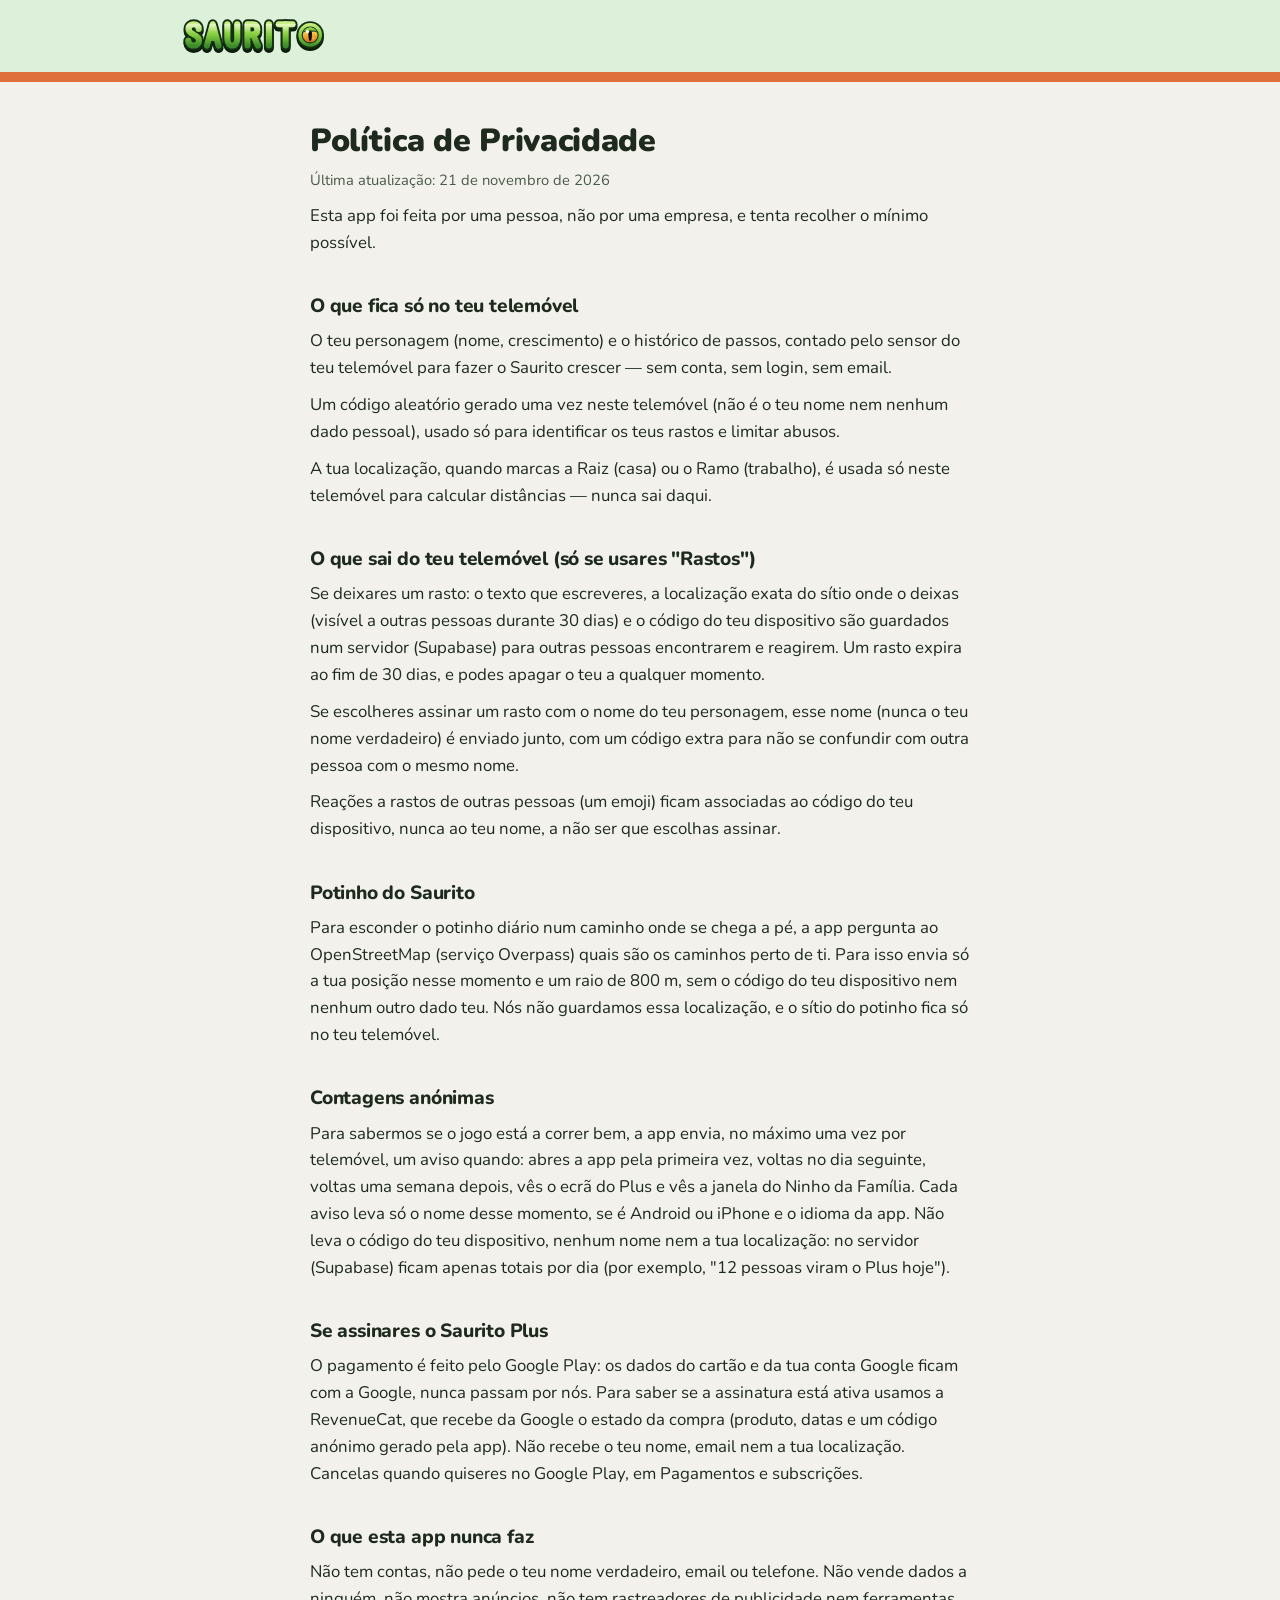
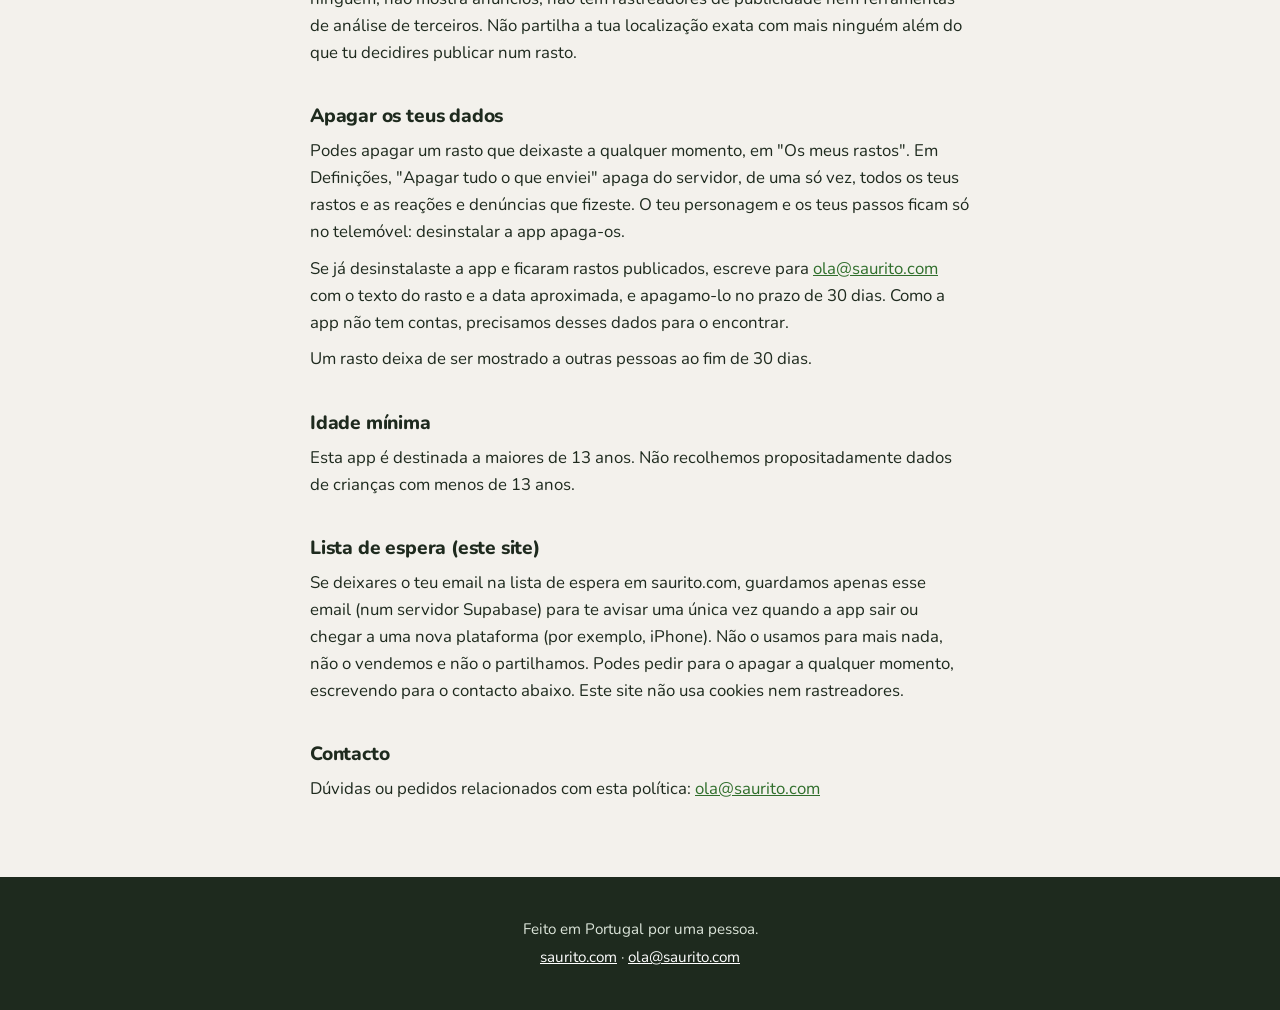
<file: privacidade/index.html>
<!doctype html>
<html lang="pt-PT">
<head>
<meta charset="utf-8" />
<meta name="viewport" content="width=device-width, initial-scale=1" />
<link rel="canonical" href="https://saurito.com/privacidade/" />
<title>Política de Privacidade: Saurito</title>
<link rel="icon" href="/favicon.png" type="image/png" sizes="48x48" />
<link rel="preload" href="/fontes/nunito-latin.woff2" as="font" type="font/woff2" crossorigin />
<link rel="stylesheet" href="/estilo.css" />
<style>
  .topo { background: var(--parede); border-bottom: 10px solid var(--rodape); }
  .texto { max-width: 700px; margin: 0 auto; padding: 40px 20px 64px; }
  .texto h1 { font-size: 2rem; font-weight: 900; margin: 0 0 4px; }
  .atualizado { color: var(--suave); font-size: .92rem; margin: 0 0 32px; }
  .texto h2 { font-size: 1.2rem; font-weight: 800; margin: 2em 0 .4em; }
  .texto p { margin: .6em 0; }
</style>
</head>
<body>
<header class="topo">
  <div class="barra">
    <a class="logo" href="/" aria-label="Saurito, página inicial"><img src="/img/saurito-logo.svg" width="545" height="146" alt="Saurito" /></a>
  </div>
</header>
<main class="texto">
  <h1>Política de Privacidade</h1>
  <p class="atualizado">Última atualização: 21 de novembro de 2026</p>

  <p>Esta app foi feita por uma pessoa, não por uma empresa, e tenta recolher o mínimo possível.</p>

  <h2>O que fica só no teu telemóvel</h2>
  <p>O teu personagem (nome, crescimento) e o histórico de passos, contado pelo sensor do teu telemóvel para fazer o Saurito crescer — sem conta, sem login, sem email.</p>
  <p>Um código aleatório gerado uma vez neste telemóvel (não é o teu nome nem nenhum dado pessoal), usado só para identificar os teus rastos e limitar abusos.</p>
  <p>A tua localização, quando marcas a Raiz (casa) ou o Ramo (trabalho), é usada só neste telemóvel para calcular distâncias — nunca sai daqui.</p>

  <h2>O que sai do teu telemóvel (só se usares "Rastos")</h2>
  <p>Se deixares um rasto: o texto que escreveres, a localização exata do sítio onde o deixas (visível a outras pessoas durante 30 dias) e o código do teu dispositivo são guardados num servidor (Supabase) para outras pessoas encontrarem e reagirem. Um rasto expira ao fim de 30 dias, e podes apagar o teu a qualquer momento.</p>
  <p>Se escolheres assinar um rasto com o nome do teu personagem, esse nome (nunca o teu nome verdadeiro) é enviado junto, com um código extra para não se confundir com outra pessoa com o mesmo nome.</p>
  <p>Reações a rastos de outras pessoas (um emoji) ficam associadas ao código do teu dispositivo, nunca ao teu nome, a não ser que escolhas assinar.</p>

  <h2>Potinho do Saurito</h2>
  <p>Para esconder o potinho diário num caminho onde se chega a pé, a app pergunta ao OpenStreetMap (serviço Overpass) quais são os caminhos perto de ti. Para isso envia só a tua posição nesse momento e um raio de 800 m, sem o código do teu dispositivo nem nenhum outro dado teu. Nós não guardamos essa localização, e o sítio do potinho fica só no teu telemóvel.</p>

  <h2>Contagens anónimas</h2>
  <p>Para sabermos se o jogo está a correr bem, a app envia, no máximo uma vez por telemóvel, um aviso quando: abres a app pela primeira vez, voltas no dia seguinte, voltas uma semana depois, vês o ecrã do Plus e vês a janela do Ninho da Família. Cada aviso leva só o nome desse momento, se é Android ou iPhone e o idioma da app. Não leva o código do teu dispositivo, nenhum nome nem a tua localização: no servidor (Supabase) ficam apenas totais por dia (por exemplo, "12 pessoas viram o Plus hoje").</p>

  <h2>Se assinares o Saurito Plus</h2>
  <p>O pagamento é feito pelo Google Play: os dados do cartão e da tua conta Google ficam com a Google, nunca passam por nós. Para saber se a assinatura está ativa usamos a RevenueCat, que recebe da Google o estado da compra (produto, datas e um código anónimo gerado pela app). Não recebe o teu nome, email nem a tua localização. Cancelas quando quiseres no Google Play, em Pagamentos e subscrições.</p>

  <h2>O que esta app nunca faz</h2>
  <p>Não tem contas, não pede o teu nome verdadeiro, email ou telefone. Não vende dados a ninguém, não mostra anúncios, não tem rastreadores de publicidade nem ferramentas de análise de terceiros. Não partilha a tua localização exata com mais ninguém além do que tu decidires publicar num rasto.</p>

  <h2>Apagar os teus dados</h2>
  <p>Podes apagar um rasto que deixaste a qualquer momento, em "Os meus rastos". Em Definições, "Apagar tudo o que enviei" apaga do servidor, de uma só vez, todos os teus rastos e as reações e denúncias que fizeste. O teu personagem e os teus passos ficam só no telemóvel: desinstalar a app apaga-os.</p>
  <p>Se já desinstalaste a app e ficaram rastos publicados, escreve para <a href="mailto:ola@saurito.com">ola@saurito.com</a> com o texto do rasto e a data aproximada, e apagamo-lo no prazo de 30 dias. Como a app não tem contas, precisamos desses dados para o encontrar.</p>
  <p>Um rasto deixa de ser mostrado a outras pessoas ao fim de 30 dias.</p>

  <h2>Idade mínima</h2>
  <p>Esta app é destinada a maiores de 13 anos. Não recolhemos propositadamente dados de crianças com menos de 13 anos.</p>

  <h2>Lista de espera (este site)</h2>
  <p>Se deixares o teu email na lista de espera em saurito.com, guardamos apenas esse email (num servidor Supabase) para te avisar uma única vez quando a app sair ou chegar a uma nova plataforma (por exemplo, iPhone). Não o usamos para mais nada, não o vendemos e não o partilhamos. Podes pedir para o apagar a qualquer momento, escrevendo para o contacto abaixo. Este site não usa cookies nem rastreadores.</p>

  <h2>Contacto</h2>
  <p>Dúvidas ou pedidos relacionados com esta política: <a href="mailto:ola@saurito.com">ola@saurito.com</a></p>
</main>
<footer class="rodape">
  <p>Feito em Portugal por uma pessoa.</p>
  <p><a href="/">saurito.com</a> &middot; <a href="mailto:ola@saurito.com">ola@saurito.com</a></p>
</footer>
</body>
</html>
</file>
<file: estilo.css>
/* Estilo partilhado por todas as páginas do saurito.com.
   Cada página só acrescenta o que é dela; cores, letra, botões e rodapé vivem aqui. */
:root {
  --parede: #DDF0D9; --chao: #F3F1EC; --rodape: #DF6F3B; --noite: #1D3F52;
  --texto: #1E2A1E; --suave: #4A5A4A; --destaque: #3F8F3A; --destaque-escuro: #2F6E2B;
  --borda: #D6DED2; --branco: #fff;
  --raio: 18px;
  --letra: "Nunito", -apple-system, BlinkMacSystemFont, "Segoe UI", Roboto, Helvetica, Arial, sans-serif;
}
/* Nunito (SIL Open Font License), servida a partir deste site: sem pedidos à Google,
   por isso a política de privacidade continua certa ao dizer que não há rastreadores. */
@font-face {
  font-family: "Nunito"; font-style: normal; font-weight: 400 900; font-display: swap;
  src: url(/fontes/nunito-latin.woff2) format("woff2");
}
* { box-sizing: border-box; }
body {
  margin: 0; color: var(--texto); background: var(--chao);
  font-family: var(--letra); font-size: 1.05rem; line-height: 1.6;
  overflow-x: hidden; -webkit-font-smoothing: antialiased;
}
img { max-width: 100%; }
a { color: var(--destaque-escuro); }
a:focus-visible, button:focus-visible, input:focus-visible { outline: 3px solid var(--texto); outline-offset: 2px; }
h1, h2, h3 { line-height: 1.2; letter-spacing: -0.01em; }

.contentor { max-width: 960px; margin: 0 auto; padding: 0 20px; }

/* Barra do topo: logótipo à esquerda, atalho para testar à direita */
.barra { display: flex; align-items: center; justify-content: space-between; gap: 12px; padding: 16px 20px; max-width: 960px; margin: 0 auto; }
.barra .logo img { display: block; width: 150px; height: auto; }
.barra nav a { font-weight: 700; text-decoration: none; }

/* Botões */
.btn {
  display: inline-flex; align-items: center; justify-content: center; gap: 8px;
  padding: 14px 24px; border-radius: 14px; border: 0; cursor: pointer;
  font: inherit; font-weight: 800; text-decoration: none; transition: background-color .15s, transform .15s;
}
.btn-principal { background: var(--destaque); color: #fff; box-shadow: 0 4px 0 var(--destaque-escuro); }
.btn-principal:hover { background: var(--destaque-escuro); }
.btn-principal:active { transform: translateY(2px); box-shadow: 0 2px 0 var(--destaque-escuro); }
.btn-secundario { background: transparent; color: var(--destaque-escuro); }
.btn-secundario:hover { text-decoration: underline; }
.btn:disabled { opacity: .6; cursor: default; }

/* Rodapé comum */
.rodape { background: var(--texto); color: #DCE5DA; padding: 36px 20px; text-align: center; font-size: .95rem; }
.rodape a { color: #fff; }
.rodape .redes { list-style: none; padding: 0; margin: 0 0 14px; display: flex; gap: 6px; justify-content: center; }
.rodape .redes a {
  display: inline-flex; align-items: center; justify-content: center;
  width: 44px; height: 44px; border-radius: 50%; color: #DCE5DA; transition: background-color .15s, color .15s;
}
.rodape .redes a:hover { background: rgba(255,255,255,.12); color: #fff; }
.rodape .redes svg { width: 22px; height: 22px; }
.rodape p { margin: 4px 0; }

.so-leitores { position: absolute; width: 1px; height: 1px; overflow: hidden; clip: rect(0 0 0 0); white-space: nowrap; }
</file>
